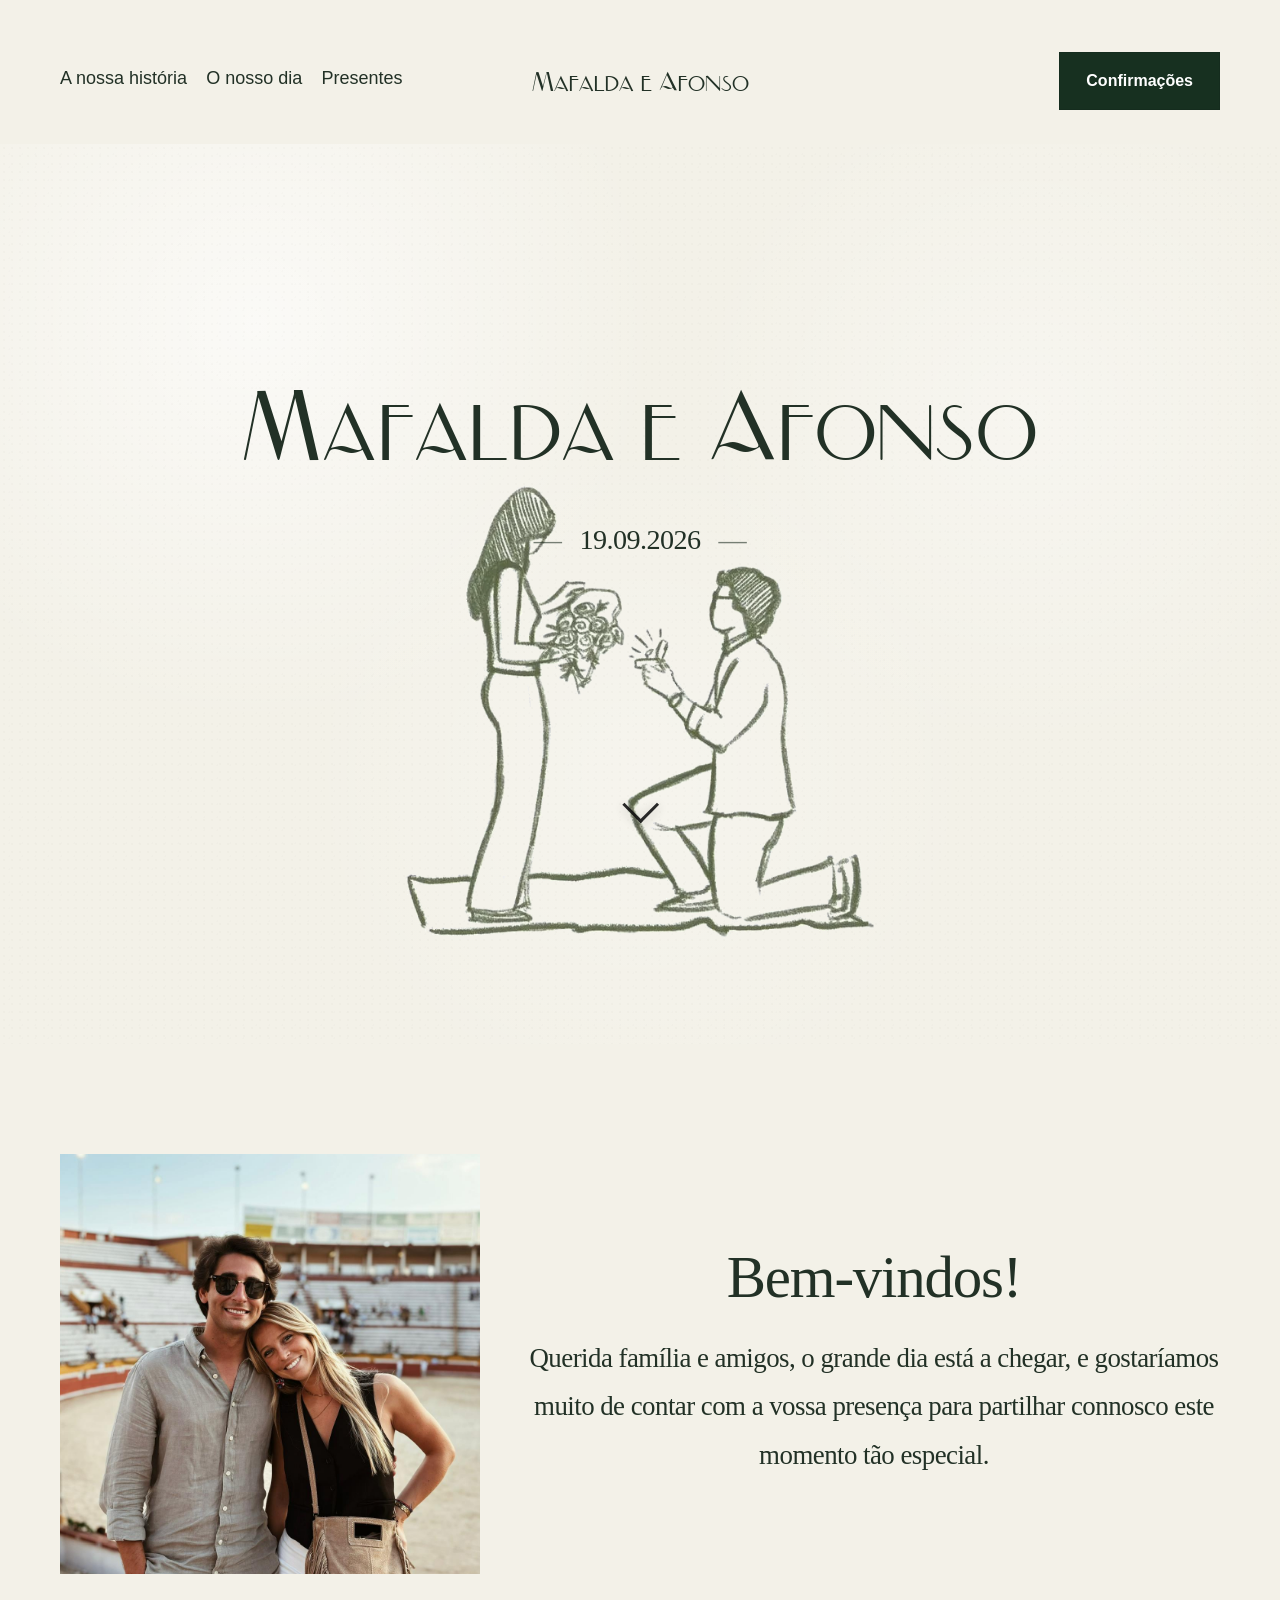
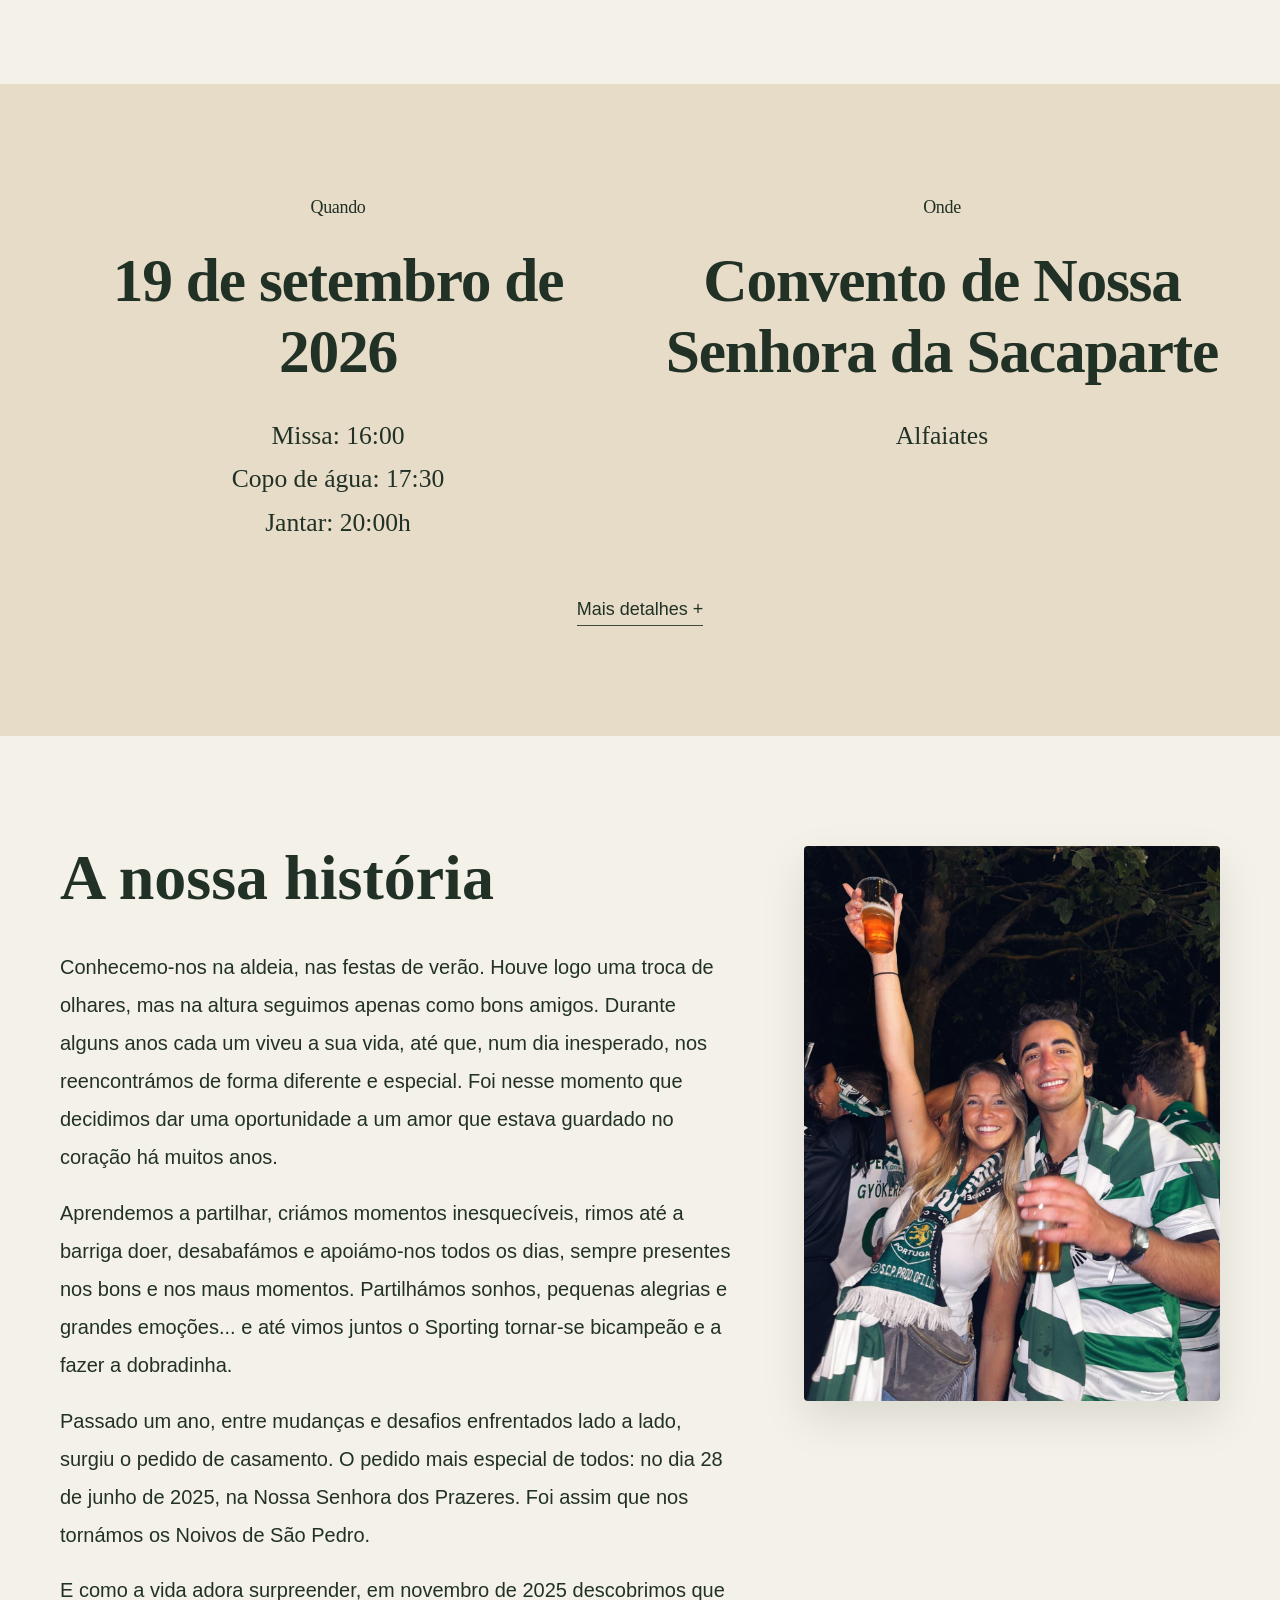
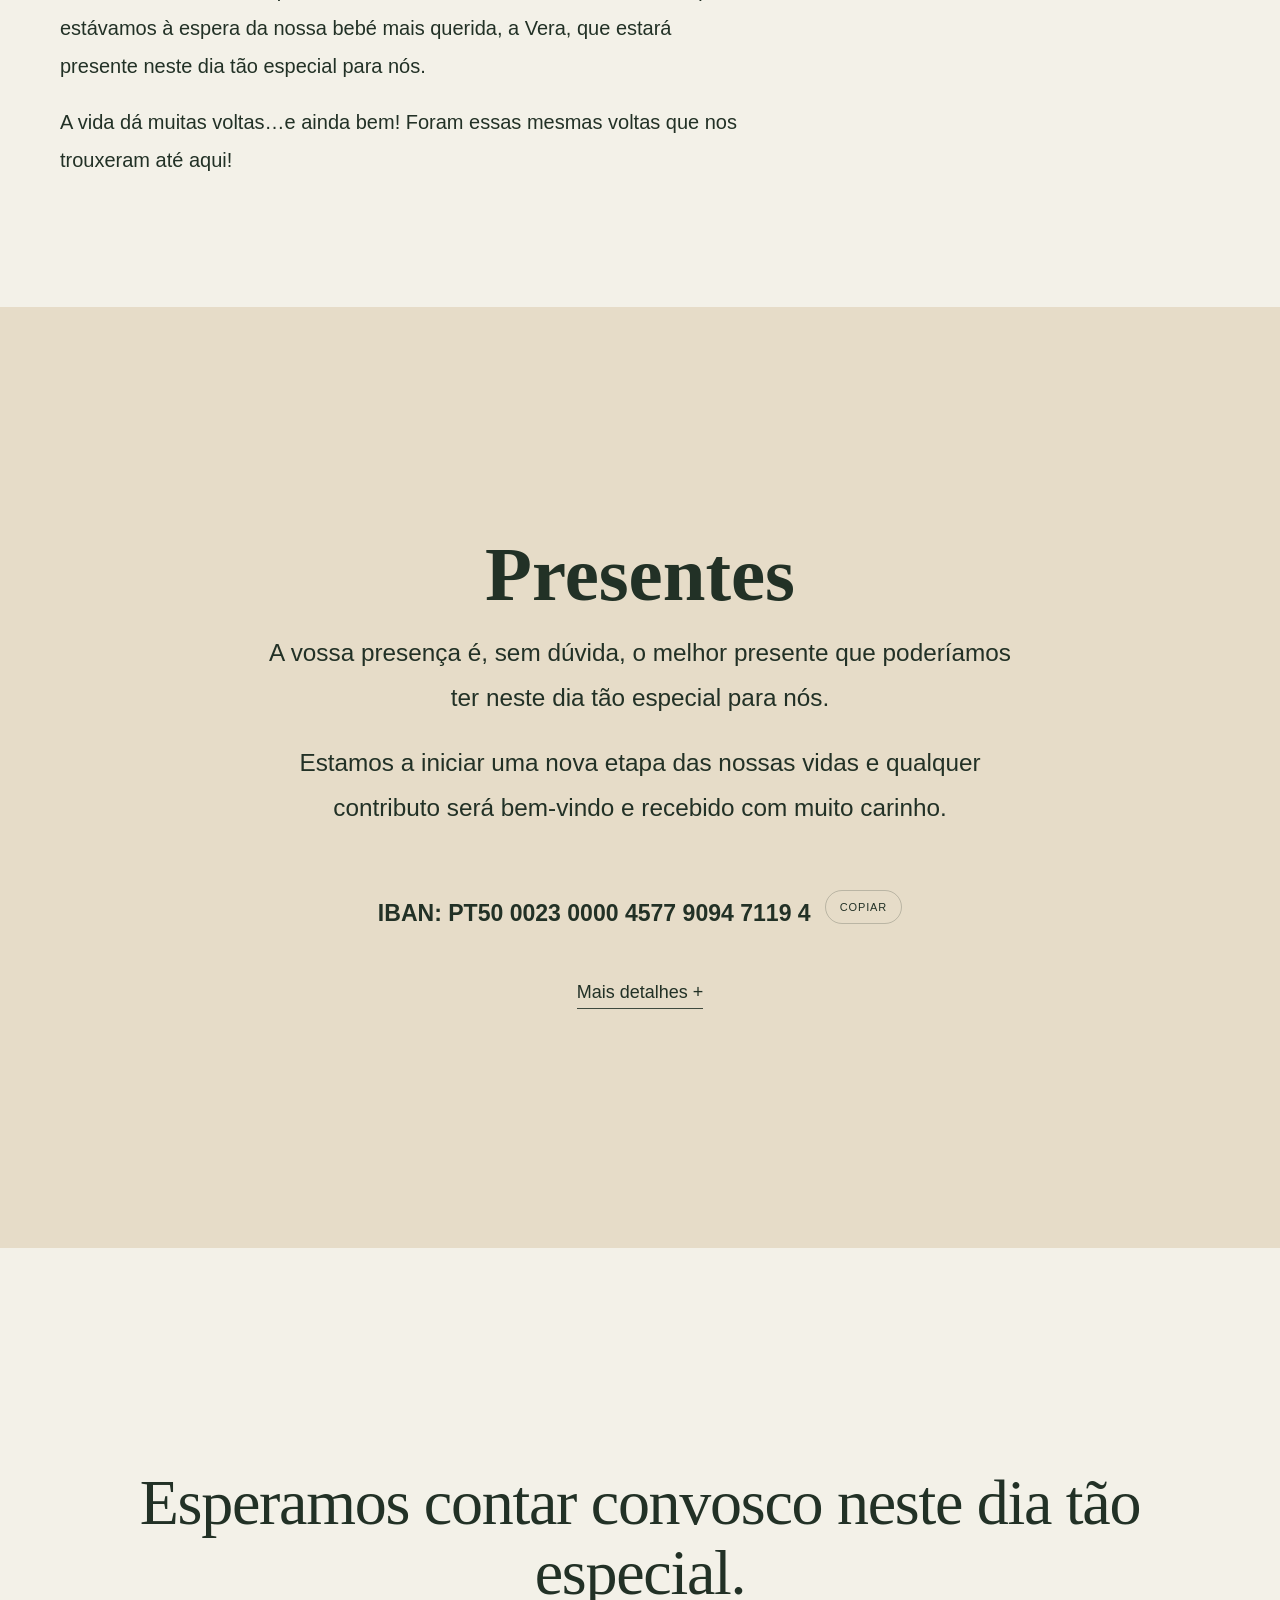
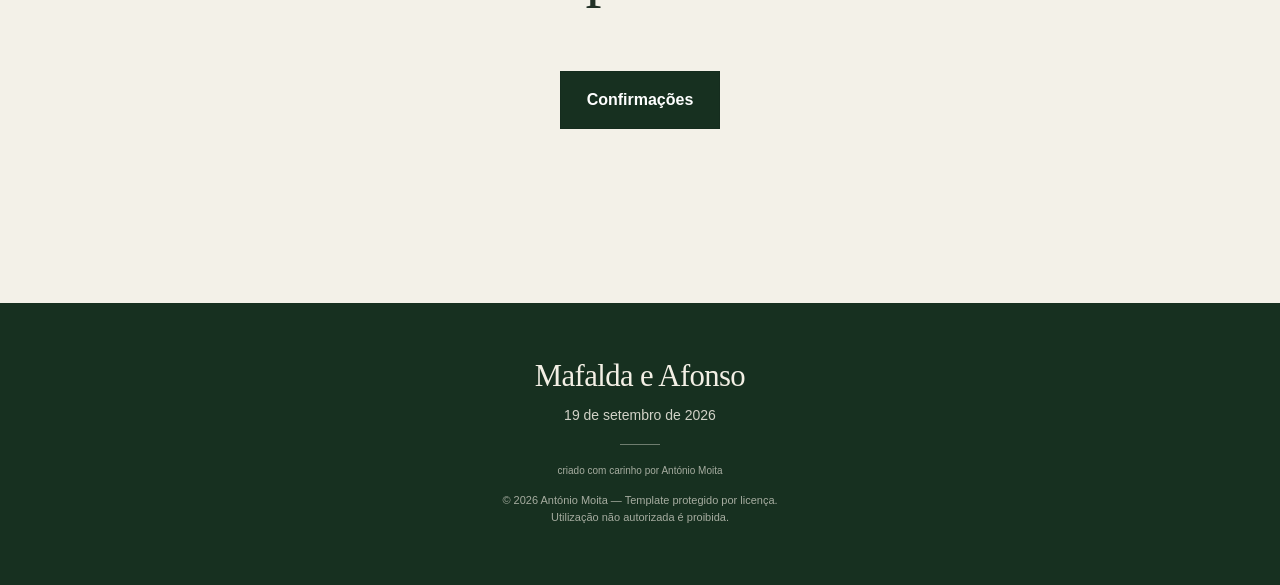
<file: index.html>
<!DOCTYPE html>
<html lang="pt">
<head>
  <meta charset="UTF-8">
  <meta name="viewport" content="width=device-width, initial-scale=1">
  <title>Mafalda e Afonso</title>
  <link rel="stylesheet" href="assets/css/main.css">
  <script src="assets/js/favicon.js"></script>

  <meta name="description" content="Mafalda e Afonso — 19 de setembro de 2026. Todas as informações sobre o nosso casamento, cerimónia, presentes e confirmações.">
  <link rel="canonical" href="https://ammoita.github.io/mafaldaeafonso/">

  <meta property="og:locale" content="pt_PT">
  <meta property="og:type" content="website">
  <meta property="og:title" content="Mafalda e Afonso">
  <meta property="og:description" content="19 de setembro de 2026 — todas as informações sobre o casamento, cerimónia, presentes e confirmações.">
  <meta property="og:url" content="https://ammoita.github.io/mafaldaeafonso/">
  <meta property="og:site_name" content="Mafalda e Afonso">

  <meta property="og:image" content="https://ammoita.github.io/mafaldaeafonso/assets/img/mafalda-afonso6-clean.png">
  <meta property="og:image:secure_url" content="https://ammoita.github.io/mafaldaeafonso/assets/img/mafalda-afonso6-clean.png">
  <meta property="og:image:type" content="image/png">
  <meta property="og:image:alt" content="Fotografia de Mafalda e Afonso">

  <meta name="twitter:card" content="summary_large_image">
  <meta name="twitter:title" content="Mafalda e Afonso">
  <meta name="twitter:description" content="19 de setembro de 2026 — todas as informações sobre o casamento, cerimónia, presentes e confirmações.">
  <meta name="twitter:image" content="https://ammoita.github.io/mafaldaeafonso/assets/img/mafalda-afonso6-clean.png">

</head>
<body>
  <div class="scroll-progress" aria-hidden="true"></div>

  <div class="page">
    <header class="site-header">
      <div class="header-inner">
        <nav class="main-nav">
          <a href="#historia">A nossa história</a>
          <a href="pages/cerimonia.html">O nosso dia</a>
          <a href="pages/presentes.html">Presentes</a>
        </nav>

        <a class="site-brand nadall" href="index.html">Mafalda e Afonso</a>

        <div class="header-actions">
          <a class="btn" href="pages/confirmacoes.html">Confirmações</a>
        </div>
      </div>
    </header>

    <div class="scroll-hint" aria-hidden="true">
  <span></span>
</div>

    <section class="hero">
  <div class="hero-bg" aria-hidden="true"></div>

  <div class="hero-content container">
        <h1 class="hero-title nadall">Mafalda e Afonso</h1>
        <div class="hero-date serif">19.09.2026</div>
        <div class="hero-scroll-cue" aria-hidden="true">
          <span></span>
        </div>
      </div>
    </section>

    <section class="section">
      <div class="container two-col-intro">
        <div class="portrait reveal-left">
          <img src="assets/img/mafalda-afonso.jpg" alt="Mafalda e Afonso">
        </div>

        <div class="intro-copy reveal-right">
          <h2 class="serif">Bem-vindos!</h2>
          <p>
            Querida família e amigos, o grande dia está a chegar, e gostaríamos muito de contar com a vossa presença
            para partilhar connosco este momento tão especial.
          </p>
        </div>
      </div>
    </section>

    <section class="section alt">
      <div class="container">
        <div class="details-grid">
          <div class="reveal-left">
            <p class="eyebrow serif">Quando</p>
            <h2 class="big-detail-title">19 de setembro de 2026</h2>
            <p class="detail-copy">
              Missa: 16:00<br>
              Copo de água: 17:30<br>
              Jantar: 20:00h
            </p>
          </div>

          <div class="reveal-right">
            <p class="eyebrow serif">Onde</p>
            <h2 class="big-detail-title">Convento de Nossa Senhora da Sacaparte</h2>
            <p class="detail-copy">
              Alfaiates
            </p>
          </div>
        </div>

        <div class="center-link reveal">
          <a class="more-link" href="pages/cerimonia.html">Mais detalhes +</a>
        </div>
      </div>
    </section>

    
    <section class="section" id="historia">
  <div class="container reveal story-layout">
    <div class="story-content">
      <h2>A nossa história</h2>

      <p>
        Conhecemo-nos na aldeia, nas festas de verão. Houve logo uma troca de olhares, mas na altura seguimos apenas como bons amigos.
        Durante alguns anos cada um viveu a sua vida, até que, num dia inesperado, nos reencontrámos de forma diferente e especial.
        Foi nesse momento que decidimos dar uma oportunidade a um amor que estava guardado no coração há muitos anos.
      </p>
      <p>
        Aprendemos a partilhar, criámos momentos inesquecíveis, rimos até a barriga doer, desabafámos e apoiámo-nos todos os dias,
        sempre presentes nos bons e nos maus momentos. Partilhámos sonhos, pequenas alegrias e grandes emoções... e até vimos juntos
        o Sporting tornar-se bicampeão e a fazer a dobradinha.
      </p>
      <p>
        Passado um ano, entre mudanças e desafios enfrentados lado a lado, surgiu o pedido de casamento. O pedido mais especial de todos:
        no dia 28 de junho de 2025, na Nossa Senhora dos Prazeres. Foi assim que nos tornámos os Noivos de São Pedro.
      </p>
      <p>
        E como a vida adora surpreender, em novembro de 2025 descobrimos que estávamos à espera da nossa bebé mais querida, a Vera,
        que estará presente neste dia tão especial para nós.
      </p>
      <p>
        A vida dá muitas voltas…e ainda bem! Foram essas mesmas voltas que nos trouxeram até aqui!
      </p>
    </div>

    <div class="story-side-image">
      <img src="assets/img/mafalda-afonso4.jpg" alt="Mafalda e Afonso">
    </div>
  </div>
</section>


    <section class="section alt">
      <div class="container center-feature reveal">
        <h2>Presentes</h2>
        <p>
          A vossa presença é, sem dúvida, o melhor presente que poderíamos ter neste dia tão especial para nós.
        </p>
        <p>
          Estamos a iniciar uma nova etapa das nossas vidas e qualquer contributo será bem-vindo e recebido com muito carinho.
        </p>

        <div class="iban-row reveal">
          <div class="iban" data-iban="PT50002300004577909471194">
              IBAN: PT50 0023 0000 4577 9094 7119 4
          </div>
        <button class="copy-btn" type="button" onclick="copyIBAN(this)">
         Copiar
        </button>
        </div>

        <a class="more-link" href="pages/presentes.html">Mais detalhes +</a>
      </div>
    </section>

    <section class="section">
      <div class="container final-cta reveal">
        <h2 class="serif">Esperamos contar convosco neste dia tão especial.</h2>
        <a class="btn" href="pages/confirmacoes.html">Confirmações</a>
      </div>
    </section>

<button id="backToTop" aria-label="Voltar ao topo">↑</button>

<script src="assets/js/main.js"></script>
<script>
  loadFooter({
    names: "Mafalda e Afonso",
    date: "19 de setembro de 2026",
    creditName: "António Moita",
    creditLink: ""
  });
</script>

</body>
</html>
</file>
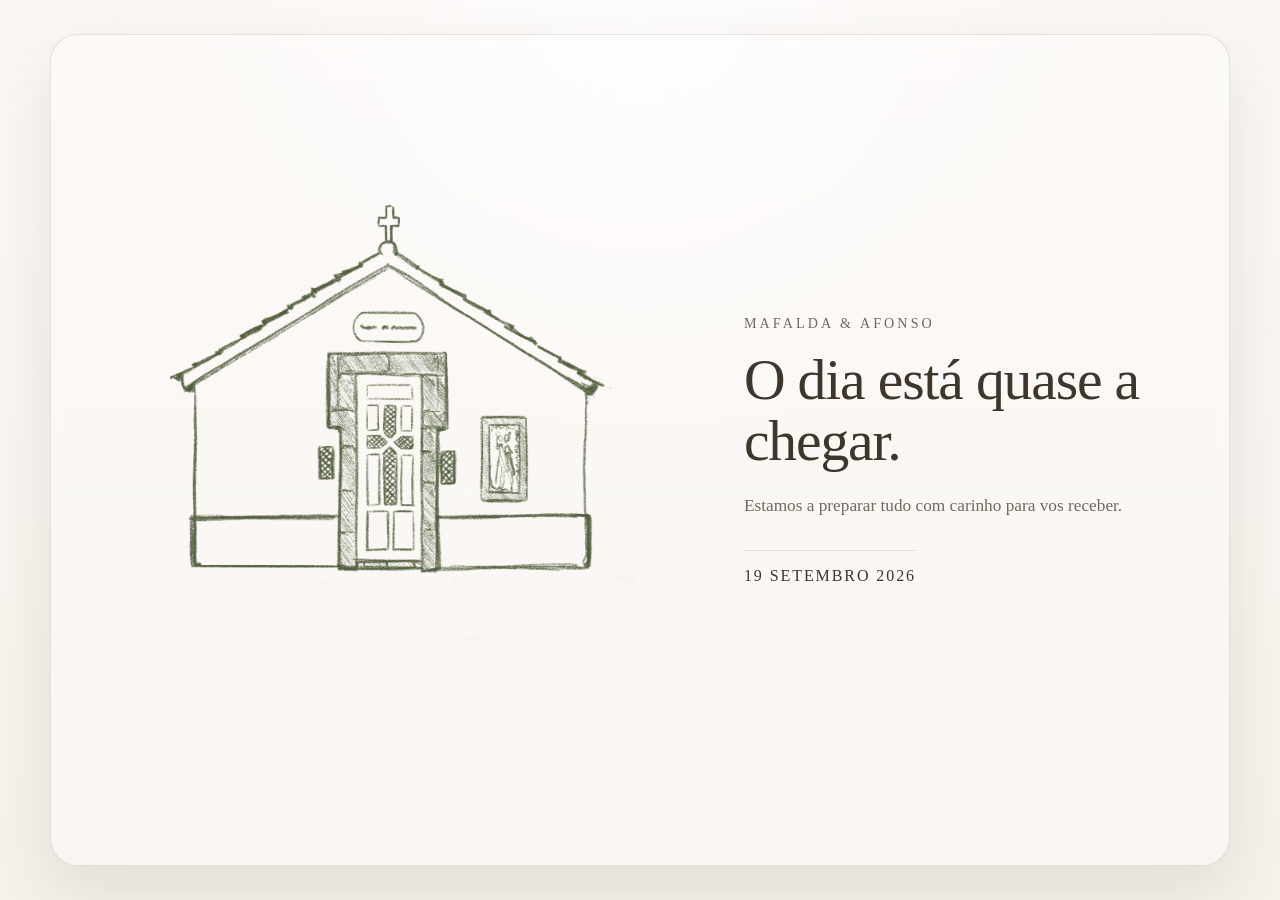
<file: comingsoon/index.html>
<!DOCTYPE html>
<html lang="pt-PT">
<head>
  <meta charset="UTF-8">
  <meta http-equiv="X-UA-Compatible" content="IE=edge">
  <meta name="viewport" content="width=device-width, initial-scale=1.0">

  <title>Mafalda & Afonso — Em breve</title>
  <meta name="description" content="O dia está quase a chegar. Mafalda & Afonso — 19 setembro 2026.">
  <meta name="robots" content="noindex, nofollow, noarchive, nosnippet">
  <meta name="theme-color" content="#f6f1eb">

  <link rel="canonical" href="https://mafaldaeafonso.pt/">
  <link rel="stylesheet" href="assets/css/coming-soon.css">

  <meta property="og:type" content="website">
  <meta property="og:locale" content="pt_PT">
  <meta property="og:site_name" content="Mafalda & Afonso">
  <meta property="og:title" content="Mafalda & Afonso — Em breve">
  <meta property="og:description" content="O dia está quase a chegar. 19 setembro 2026.">
  <meta property="og:url" content="https://mafaldaeafonso.pt/">
  <meta property="og:image" content="https://mafaldaeafonso.pt/assets/img/capela.png">

  <meta name="twitter:card" content="summary_large_image">
  <meta name="twitter:title" content="Mafalda & Afonso — Em breve">
  <meta name="twitter:description" content="O dia está quase a chegar. 19 setembro 2026.">
  <meta name="twitter:image" content="https://mafaldaeafonso.pt/assets/img/capela.png">
</head>
<body>
  <main class="page">
    <section class="hero" aria-labelledby="titulo-coming-soon">
      <div class="hero__image-wrap">
        <img
          src="assets/img/capela.png"
          alt="Capela em ambiente sereno"
          class="hero__image"
        >
      </div>

      <div class="hero__content">
        <p class="eyebrow">Mafalda & Afonso</p>
        <h1 id="titulo-coming-soon">O dia está quase a chegar.</h1>
        <p class="lead">
          Estamos a preparar tudo com carinho para vos receber.
        </p>
        <p class="date">19 setembro 2026</p>
      </div>
    </section>
  </main>
</body>
</html>
</file>
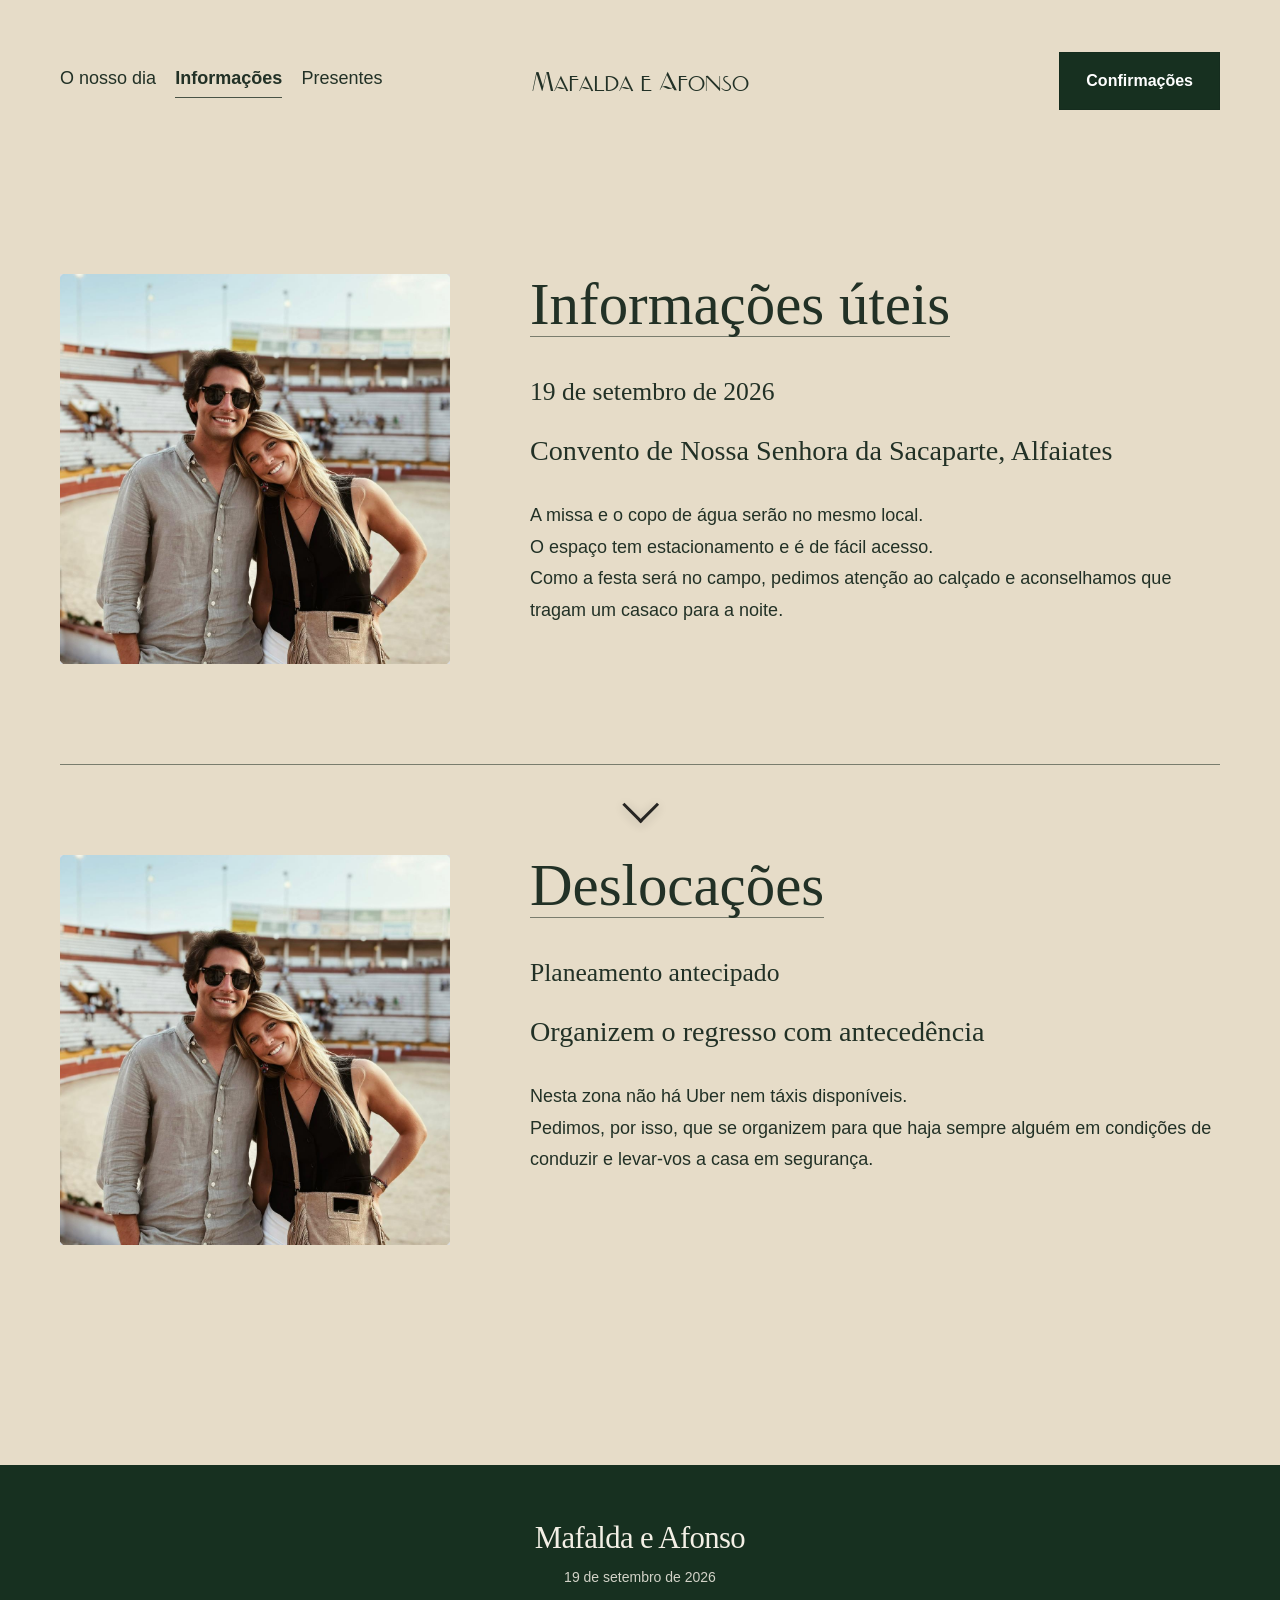
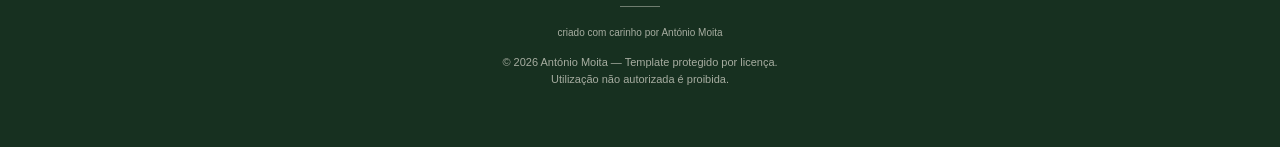
<file: pages/alojamento.html>
<!DOCTYPE html>
<html lang="pt">
<head>
  <meta charset="UTF-8">
  <meta name="viewport" content="width=device-width, initial-scale=1">
  <title>Informações — Mafalda e Afonso</title>
  <link rel="stylesheet" href="../assets/css/main.css">
  <script src="../assets/js/favicon.js"></script>
</head>
<body>
  <div class="scroll-progress" aria-hidden="true"></div>

  <div class="page page-plain">
    <header class="site-header">
      <div class="header-inner">
        <nav class="main-nav">
          <a href="cerimonia.html">O nosso dia</a>
          <a class="active" href="alojamento.html">Informações</a>
          <a href="presentes.html">Presentes</a>
        </nav>

        <a class="site-brand nadall" href="../index.html">Mafalda e Afonso</a>

        <div class="header-actions">
          <a class="btn" href="confirmacoes.html">Confirmações</a>
        </div>
      </div>
    </header>

    <div class="scroll-hint" aria-hidden="true">
  <span></span>
</div>

    <section class="stay-list">
      <div class="container-text">

        <article class="stay-item">
          <div class="stay-media reveal-left">
            <img src="../assets/img/mafalda-afonso.jpg" alt="Mafalda e Afonso">
          </div>

          <div class="stay-copy reveal-right">
            <h2>Informações úteis</h2>
            <div class="meta">19 de setembro de 2026</div>
            <div class="phone">Convento de Nossa Senhora da Sacaparte, Alfaiates</div>
            <p>
              A missa e o copo de água serão no mesmo local.
            </p>
            <p>
              O espaço tem estacionamento e é de fácil acesso.
            </p>
            <p>
              Como a festa será no campo, pedimos atenção ao calçado e aconselhamos que tragam um casaco para a noite.
            </p>
          </div>
        </article>

        <article class="stay-item">
          <div class="stay-media reveal-left">
            <img src="../assets/img/mafalda-afonso.jpg" alt="Detalhe do casal">
          </div>

          <div class="stay-copy reveal-right">
            <h2>Deslocações</h2>
            <div class="meta">Planeamento antecipado</div>
            <div class="phone">Organizem o regresso com antecedência</div>
            <p>
              Nesta zona não há Uber nem táxis disponíveis.
            </p>
            <p>
              Pedimos, por isso, que se organizem para que haja sempre alguém em condições de conduzir e levar-vos a casa em segurança.
            </p>
          </div>
        </article>

      </div>
    </section>
  </div>

  <button id="backToTop" aria-label="Voltar ao topo">↑</button>

  <script src="../assets/js/main.js"></script>
  <script>
    loadFooter({
      names: "Mafalda e Afonso",
      date: "19 de setembro de 2026",
      creditName: "António Moita",
      creditLink: ""
    });
  </script>

</body>
</html>
</file>
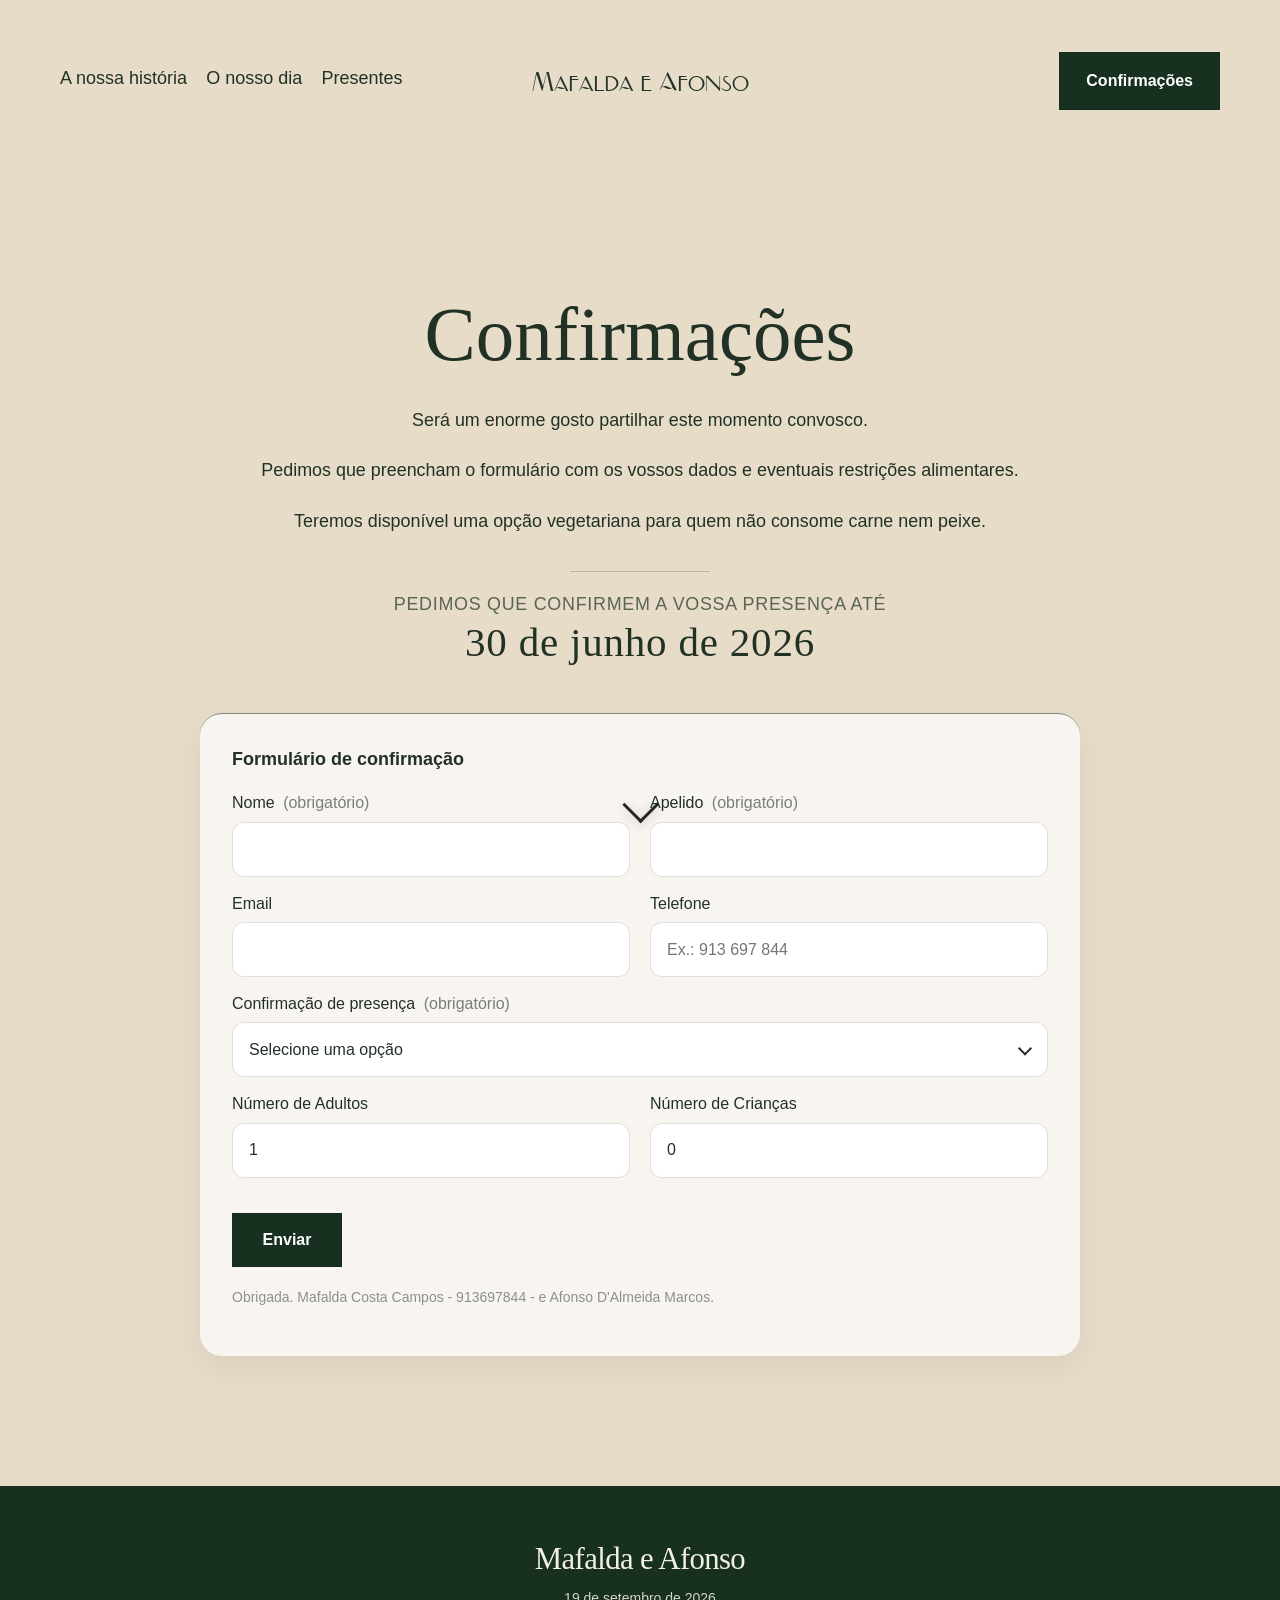
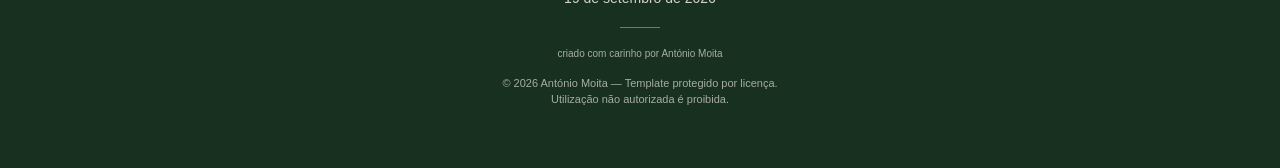
<file: pages/confirmacoes.html>
<!DOCTYPE html>
<html lang="pt">
<head>
  <meta charset="UTF-8">
  <meta name="viewport" content="width=device-width, initial-scale=1">
  <title>Confirmações — Mafalda e Afonso</title>
  <link rel="canonical" href="https://ammoita.github.io/mafaldaeafonso/pages/confirmacoes.html">
  <link rel="stylesheet" href="../assets/css/main.css">
  <script src="../assets/js/favicon.js"></script>
</head>
<body>
  <div class="scroll-progress" aria-hidden="true"></div>

  <div class="page page-plain">
    <header class="site-header">
      <div class="header-inner">
        <nav class="main-nav">
          <a href="../index.html#historia">A nossa história</a>
          <a href="cerimonia.html">O nosso dia</a>
          <a href="presentes.html">Presentes</a>
        </nav>

        <a class="site-brand nadall" href="../index.html">Mafalda e Afonso</a>

        <div class="header-actions">
          <a class="btn active-btn" href="confirmacoes.html">Confirmações</a>
        </div>
      </div>
    </header>

    <div class="scroll-hint" aria-hidden="true">
  <span></span>
</div>

    <section class="confirm-page">
      <div class="container-narrow">
        <div class="confirm-head reveal">
          <h1>Confirmações</h1>
          <p>Será um enorme gosto partilhar este momento convosco.</p>
          <p>Pedimos que preencham o formulário com os vossos dados e eventuais restrições alimentares.</p>
          <p>Teremos disponível uma opção vegetariana para quem não consome carne nem peixe.</p>
          <p class="confirm-deadline-text">Pedimos que confirmem a vossa presença até</p>
           <div class="confirm-date">30 de junho de 2026</div>
        </div>

        <div class="form-wrap reveal">
          <p class="form-section-title">Formulário de confirmação</p>

          <form action="#" method="post" id="wedding-form">
            <div class="form-grid-2">
              <div class="form-field">
                <label for="nome">Nome <span class="req">(obrigatório)</span></label>
                <input class="input" id="nome" name="nome" type="text" required>
              </div>

              <div class="form-field">
                <label for="sobrenome">Apelido <span class="req">(obrigatório)</span></label>
                <input class="input" id="sobrenome" name="sobrenome" type="text" required>
              </div>
            </div>

            <div class="form-grid-2">
              <div class="form-field">
                <label for="email">Email</label>
                <input class="input" id="email" name="email" type="email">
              </div>

              <div class="form-field">
                <label for="telefone">Telefone</label>
                <input class="input" id="telefone" name="telefone" type="tel" placeholder="Ex.: 913 697 844">
              </div>
            </div>

            <div class="form-field">
              <label for="presenca">Confirmação de presença <span class="req">(obrigatório)</span></label>
              <div class="select-wrap">
                <select class="select" id="presenca" name="presenca" required>
                  <option value="">Selecione uma opção</option>
                  <option value="Sim">Sim</option>
                  <option value="Não">Não</option>
                </select>
              </div>
            </div>

            <div id="guest-count-section">
              <div class="form-grid-2">
                <div class="form-field">
                  <label for="adultos">Número de Adultos</label>
                  <input class="input" id="adultos" name="adultos" type="number" min="0" value="1">
                </div>

                <div class="form-field">
                  <label for="criancas">Número de Crianças</label>
                  <input class="input" id="criancas" name="criancas" type="number" min="0" value="0">
                </div>
              </div>

              <div id="adultos-section" class="dynamic-section">
                <div class="dynamic-section-header">
                  <h3>Adultos</h3>
                  <p>Preenche os dados de cada adulto.</p>
                </div>
                <div id="adultos-container"></div>
              </div>

              <div id="criancas-section" class="dynamic-section">
                <div class="dynamic-section-header">
                  <h3>Crianças</h3>
                  <p>Preenche os dados de cada criança.</p>
                </div>
                <div id="criancas-container"></div>
              </div>
            </div>

            <!--
            <div class="form-field">
              <label for="comentarios">Mensagem para os noivos</label>
              <textarea class="textarea" id="comentarios" name="comentarios"></textarea>
            </div>
            -->

            <div class="form-actions">
              <button class="btn small" type="submit">Enviar</button>
            </div>

            <p class="note form-note">
              Obrigada. Mafalda Costa Campos - 913697844 - e Afonso D'Almeida Marcos.
            </p>
          </form>
        </div>
      </div>
    </section>
  </div>

  <button id="backToTop" aria-label="Voltar ao topo">↑</button>

  <script src="../assets/js/main.js"></script>
  <script>
    loadFooter({
      names: "Mafalda e Afonso",
      date: "19 de setembro de 2026",
      creditName: "António Moita",
      creditLink: ""
    });
  </script>
  <script src="../assets/js/form.js"></script>

</body>
</html>
</file>
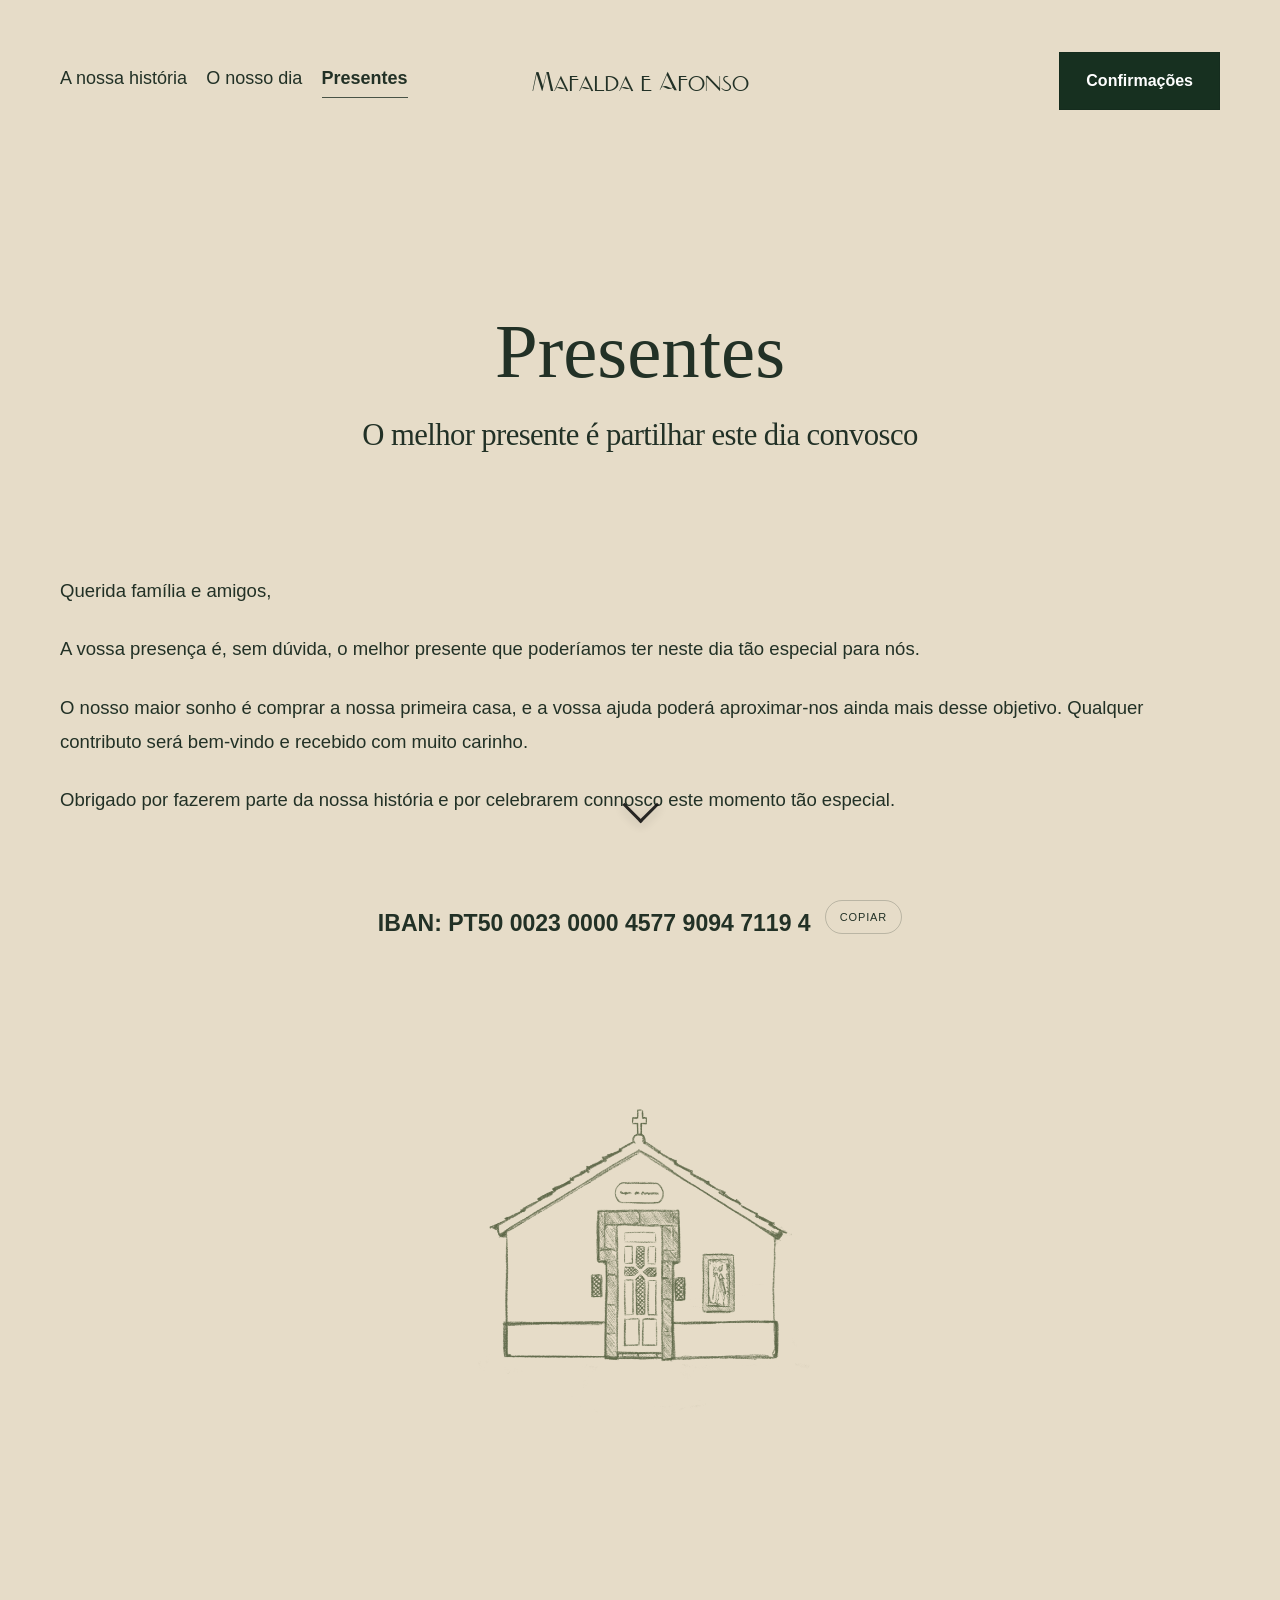
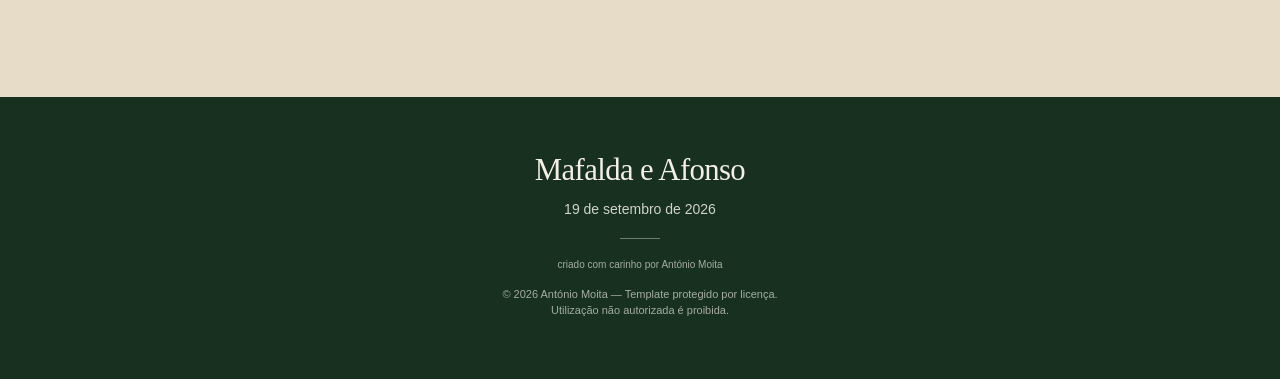
<file: pages/presentes.html>
<!DOCTYPE html>
<html lang="pt">
<head>
  <meta charset="UTF-8">
  <meta name="viewport" content="width=device-width, initial-scale=1">
  <title>Presentes — Mafalda e Afonso</title>
  <link rel="canonical" href="https://ammoita.github.io/mafaldaeafonso/pages/presentes.html">
  <link rel="stylesheet" href="../assets/css/main.css">
  <script src="../assets/js/favicon.js"></script>
</head>
<body>
  <div class="scroll-progress" aria-hidden="true"></div>

  <div class="page page-plain">
    <header class="site-header">
      <div class="header-inner">
        <nav class="main-nav">
          <a href="../index.html#historia">A nossa história</a>
          <a href="cerimonia.html">O nosso dia</a>
          <a class="active" href="presentes.html">Presentes</a>
        </nav>

        <a class="site-brand nadall" href="../index.html">Mafalda e Afonso</a>

        <div class="header-actions">
          <a class="btn" href="confirmacoes.html">Confirmações</a>
        </div>
      </div>
    </header>

    <div class="scroll-hint" aria-hidden="true">
  <span></span>
</div>

    <section class="gifts-page">
      <div class="container-text">
        <div class="gifts-head reveal">
          <h1>Presentes</h1>
          <div class="subtitle serif">O melhor presente é partilhar este dia convosco</div>
        </div>

        <div class="gifts-copy reveal">
          <p>Querida família e amigos,</p>

          <p>
            A vossa presença é, sem dúvida, o melhor presente que poderíamos ter neste dia tão especial para nós.
          </p>

          <p>
            O nosso maior sonho é comprar a nossa primeira casa, e a vossa ajuda poderá aproximar-nos ainda mais desse objetivo. Qualquer contributo será bem-vindo e recebido com muito carinho.
          </p>

          <p>
            Obrigado por fazerem parte da nossa história e por celebrarem connosco este momento tão especial.
          </p>
        </div>

        <div class="iban-row reveal">
          <div class="iban" data-iban="PT50002300004577909471194">
              IBAN: PT50 0023 0000 4577 9094 7119 4
          </div>
        <button class="copy-btn" type="button" onclick="copyIBAN(this)">
         Copiar
        </button>
        </div>

        <div class="gift-graphic reveal">
        <img src="../assets/img/capela.png" alt="Capela">
        </div>

      </div>
    </section>
  </div>

  <button id="backToTop" aria-label="Voltar ao topo">↑</button>

  <script src="../assets/js/main.js"></script>
  <script>
    loadFooter({
      names: "Mafalda e Afonso",
      date: "19 de setembro de 2026",
      creditName: "António Moita",
      creditLink: ""
    });
  </script>

</body>
</html>
</file>
<file: assets/css/main.css>
@font-face{
  font-family:"Nadall";
  src:url("../fonts/NADALL.TTF") format("truetype");
  font-weight:400;
  font-style:normal;
  font-display:swap;
}

:root{
  --bg-main:#f3f1e8;
  --bg-alt:#e6dcc8;
  --text:#223126;
  --button:#173020;
  --button-text:#ffffff;
  --line:rgba(34,49,38,.55);
  --input-bg:#f7f7f7;
  --input-border:#cfcfcf;
  --muted:rgba(34,49,38,.6);

  --container:1440px;
  --container-text:1280px;
  --container-narrow:880px;
  --story-width:1120px;
  --editorial-width:1080px;
  --editorial-copy-width:860px;
}

*,
*::before,
*::after{
  box-sizing:border-box;
}

html{
  scroll-behavior:smooth;
  scroll-padding-top:140px;
}

body{
  margin:0;
  color:var(--text);
  background:var(--bg-main);
  font-family:Arial, Helvetica, sans-serif;
  line-height:1.5;
  overflow-x:hidden;
}

img{
  max-width:100%;
  display:block;
}

iframe{
  display:block;
  max-width:100%;
}

a{
  color:inherit;
  text-decoration:none;
}

.page{
  min-height:100vh;
}

.page-plain{
  background:var(--bg-alt);
}

.container{
  width:min(var(--container), calc(100% - 120px));
  margin:0 auto;
}

.container-narrow{
  width:min(var(--container-narrow), calc(100% - 120px));
  margin:0 auto;
}

.container-text{
  width:min(var(--container-text), calc(100% - 120px));
  margin:0 auto;
}

.serif{
  font-family:Georgia, "Times New Roman", serif;
  font-weight:400;
  letter-spacing:-0.02em;
}

.nadall{
  font-family:"Nadall", Georgia, "Times New Roman", serif;
  font-weight:400;
  letter-spacing:0;
}

/* =========================================================
   Barra de progresso
   ========================================================= */

.scroll-progress{
  position:fixed;
  top:0;
  left:0;
  width:0%;
  height:3px;
  background:var(--button);
  z-index:300;
  pointer-events:none;
}

/* =========================================================
   Header / navegação
   ========================================================= */

.site-header{
  position:sticky;
  top:0;
  z-index:120;
  padding:52px 0 34px;
  transition:
    background-color .3s ease,
    backdrop-filter .3s ease,
    box-shadow .3s ease,
    padding .3s ease;
}

.site-header.is-scrolled{
  background:rgba(243,241,232,.78);
  backdrop-filter:blur(12px);
  box-shadow:0 10px 30px rgba(0,0,0,.05);
  padding:22px 0 18px;
}

.site-header .header-inner{
  width:min(var(--container), calc(100% - 120px));
  margin:0 auto;
  display:grid;
  grid-template-columns:1fr auto 1fr;
  align-items:center;
  gap:20px;
}

.main-nav{
  display:flex;
  gap:1.2rem;
  align-items:center;
  justify-self:start;
  flex-wrap:wrap;
  font-size:18px;
  min-width:0;
}

.main-nav a{
  position:relative;
  padding-bottom:6px;
  min-width:0;
}

.main-nav a::after{
  content:"";
  position:absolute;
  left:0;
  bottom:0;
  width:100%;
  height:1px;
  background:currentColor;
  transform:scaleX(0);
  transform-origin:left;
  transition:transform .35s ease;
  opacity:.8;
}

.main-nav a:hover::after,
.main-nav a:focus-visible::after,
.main-nav a.active::after{
  transform:scaleX(1);
}

.main-nav a.active{
  opacity:1;
  font-weight:600;
}

.site-brand{
  justify-self:center;
  font-size:28px;
  line-height:1;
  text-align:center;
}

.header-actions{
  justify-self:end;
}

/* =========================================================
   Botões
   ========================================================= */

.btn{
  display:inline-flex;
  align-items:center;
  justify-content:center;
  min-width:158px;
  min-height:58px;
  padding:0 26px;
  background:var(--button);
  color:var(--button-text);
  font-size:16px;
  font-weight:600;
  border:1px solid rgba(0,0,0,.08);
  border-radius:0;
  transition:
    transform .22s ease,
    opacity .22s ease,
    box-shadow .22s ease;
}

.btn:hover,
.btn:focus-visible{
  transform:translateY(-2px);
  opacity:.97;
  box-shadow:0 10px 24px rgba(0,0,0,.10);
}

.btn.small{
  min-width:110px;
  min-height:54px;
}

/* =========================================================
   Hero
   ========================================================= */

.hero{
  position:relative;
  overflow:hidden;
  min-height:100vh;
  display:flex;
  align-items:flex-start;
  justify-content:center;
  padding:10rem 1.5rem 3rem;
  background:
    radial-gradient(circle at 20% 20%, rgba(255,255,255,.65), transparent 32%),
    radial-gradient(circle at 80% 30%, rgba(255,255,255,.35), transparent 28%),
    radial-gradient(circle at 50% 70%, rgba(255,255,255,.25), transparent 38%),
    linear-gradient(rgba(243,241,232,.9), rgba(243,241,232,.94));
}

.hero::before{
  content:"";
  position:absolute;
  inset:0;
  background-image:
    radial-gradient(rgba(120,120,100,.06) 1px, transparent 1px),
    radial-gradient(rgba(120,120,100,.035) 1px, transparent 1px);
  background-size:8px 8px, 13px 13px;
  background-position:0 0, 3px 4px;
  opacity:.45;
  pointer-events:none;
}

.leaf-ornament{
  --leaf-parallax:0px;
  position:absolute;
  left:50%;
  top:-10px;
  transform:translateX(-50%) translateY(var(--leaf-parallax));
  width:min(520px, 36vw);
  opacity:.72;
  pointer-events:none;
  will-change:transform, opacity;
  animation:
    heroFadeUp 1.2s .2s both,
    leafFloat 7s ease-in-out 1.4s infinite;
}

.leaf-ornament svg{
  width:100%;
  height:auto;
  display:block;
}

.hero-bg{
  position:absolute;
  inset:0;
  z-index:0;
  background-image:image-set(
    url("../img/mafalda-afonso5-clean.webp") type("image/webp"),
    url("../img/mafalda-afonso5-clean.png") type("image/png")
  );
  background-repeat:no-repeat;
  background-position:center calc(64% + var(--hero-parallax, 0px));
  background-size:min(980px, 88vw);
  opacity:.92;
  pointer-events:none;
}

.hero-content{
  position:relative;
  z-index:2;
  text-align:center;
  width:100%;
  padding-top:7vh;
}

.hero-title{
  margin:0;
  font-size:clamp(72px, 9vw, 126px);
  line-height:.95;
  opacity:0;
  transform:translateY(24px);
  animation:heroFadeUp 1s .15s forwards;
}

.hero-title.nadall{
  line-height:1.02;
  letter-spacing:0.01em;
}

.site-brand.nadall{
  font-size:32px;
  line-height:1;
}

.hero-date{
  margin-top:34px;
  font-size:clamp(24px, 2.2vw, 34px);
  opacity:0;
  transform:translateY(24px);
  animation:heroFadeUp 1s .45s forwards;
}

.hero-date::before,
.hero-date::after{
  content:"—";
  display:inline-block;
  margin:0 18px;
  opacity:.6;
}

/* =========================================================
   Secções gerais
   ========================================================= */

.section{
  padding:110px 0;
}

.section.alt{
  background:var(--bg-alt);
}

.page-plain .section-top{
  padding:120px 0 80px;
}

.center-link{
  text-align:center;
}

.more-link{
  display:inline-block;
  margin-top:52px;
  font-size:18px;
  padding-bottom:3px;
  position:relative;
}

.more-link::after{
  content:"";
  position:absolute;
  left:0;
  bottom:0;
  width:100%;
  height:1px;
  background:currentColor;
  transform:scaleX(1);
  transform-origin:left;
  transition:transform .35s ease, opacity .35s ease;
  opacity:.85;
}

.more-link:hover::after,
.more-link:focus-visible::after{
  transform:scaleX(.72);
  opacity:1;
}

/* =========================================================
   Home
   ========================================================= */

.two-col-intro{
  display:grid;
  grid-template-columns:420px 1fr;
  gap:3rem;
  align-items:center;
}

.portrait{
  width:100%;
  aspect-ratio:1/1;
  overflow:hidden;
  background:#ddd;
}

.portrait img{
  width:100%;
  height:100%;
  object-fit:cover;
  transform:scale(1.02);
  transition:transform 1.2s ease;
  border-radius:4px;
}

.portrait:hover img{
  transform:scale(1.06);
}

.intro-copy{
  text-align:center;
  max-width:760px;
  margin:0 auto;
}

.intro-copy h2{
  margin:0 0 26px;
  font-size:clamp(42px, 4.6vw, 72px);
  line-height:1.02;
}

.intro-copy p{
  margin:0 auto;
  font-size:clamp(24px, 2.1vw, 31px);
  line-height:1.8;
  font-family:Georgia, "Times New Roman", serif;
  letter-spacing:-0.02em;
}

.details-grid{
  display:grid;
  grid-template-columns:1fr 1fr;
  gap:3rem;
  align-items:start;
  text-align:center;
}

.eyebrow{
  margin:0 0 24px;
  font-size:18px;
  font-family:Georgia, "Times New Roman", serif;
}

.big-detail-title{
  margin:0 0 .45em;
  font-size:clamp(42px, 4.8vw, 72px);
  line-height:1.15;
  font-family:Georgia, "Times New Roman", serif;
  letter-spacing:-0.02em;
  overflow-wrap:anywhere;
}

.detail-copy{
  margin:0;
  font-size:clamp(20px, 2vw, 28px);
  line-height:1.7;
  font-family:Georgia, "Times New Roman", serif;
}

.center-feature{
  text-align:center;
  padding:120px 0 130px;
  max-width:860px;
  margin:0 auto;
}

.center-feature h2{
  margin:0 0 1.1rem;
  font-size:clamp(54px, 6vw, 88px);
  line-height:1;
  font-family:Georgia, "Times New Roman", serif;
  overflow-wrap:anywhere;
}

.center-feature p{
  max-width:760px;
  margin:0 auto;
  font-size:clamp(22px, 1.9vw, 26px);
  line-height:1.85;
}

.center-feature p + p{
  margin-top:20px;
}

#historia .center-feature{
  max-width:var(--story-width);
}

#historia .center-feature p{
  max-width:980px;
}

/* =========================================================
   Story / showcase / CTA
   ========================================================= */

.story-block{
  padding:110px 0 70px;
}

.story-text{
  max-width:1500px;
}

.story-text h3{
  margin:0 0 34px;
  font-size:clamp(30px, 2.8vw, 46px);
  font-family:Georgia, "Times New Roman", serif;
  font-weight:400;
}

.story-text p{
  margin:0 0 26px;
  font-size:clamp(18px, 1.35vw, 22px);
  line-height:1.75;
}

.person-showcase{
  padding:40px 0 120px;
  text-align:center;
}

.person-showcase h2{
  margin:0 0 34px;
  font-size:clamp(54px, 5.4vw, 84px);
  line-height:1;
  font-family:Georgia, "Times New Roman", serif;
}

.person-photo{
  width:min(400px, 100%);
  margin:0 auto;
  aspect-ratio:4/5;
  overflow:hidden;
  background:#ddd;
}

.person-photo img{
  width:100%;
  height:100%;
  object-fit:cover;
  transform:scale(1.02);
  transition:transform 1.2s ease;
  border-radius:18px;
}

.person-photo:hover img{
  transform:scale(1.06);
}

.final-cta{
  text-align:center;
  padding:110px 0 64px;
}

.final-cta h2{
  margin:0 0 62px;
  font-size:clamp(44px, 5vw, 74px);
  font-family:Georgia, "Times New Roman", serif;
  font-weight:400;
  line-height:1.1;
  overflow-wrap:anywhere;
}

/* =========================================================
   Página editorial / cerimónia
   ========================================================= */

.editorial-block{
  max-width:var(--editorial-width);
  margin:0 auto;
  padding:60px 0 110px;
}

.editorial-title{
  margin:0 0 .35em;
  font-size:clamp(54px, 6.2vw, 100px);
  line-height:1.08;
  font-family:Georgia, "Times New Roman", serif;
  font-weight:400;
  overflow-wrap:anywhere;
}

.editorial-subtitle{
  margin:0 0 1.4em;
  font-size:clamp(32px, 3.8vw, 66px);
  line-height:1.22;
  font-family:Georgia, "Times New Roman", serif;
  font-weight:400;
  opacity:.9;
  overflow-wrap:anywhere;
}

.editorial-copy{
  max-width:var(--editorial-copy-width);
}

.editorial-copy p{
  margin:0 0 1.15em 0;
  font-size:clamp(18px, 1.35vw, 22px);
  line-height:1.8;
}

.divider{
  width:100%;
  max-width:140px;
  height:1px;
  margin:2.6rem 0;
  background:rgba(0,0,0,.12);
}

.map-image{
  width:min(900px, 100%);
  margin:2rem auto 0;
  overflow:hidden;
  background:#f7f3ee;
  border-radius:22px;
  box-shadow:0 18px 45px rgba(0,0,0,.10);
}

.map-image iframe{
  display:block;
  width:100%;
  min-height:420px;
  border:0;
}

.page-plain .container-text.editorial-block{
  max-width:1120px;
}

.page-plain .editorial-copy{
  max-width:900px;
}

/* layout inicial da página cerimónia em desktop */
.cerimonia-intro{
  display:block;
}

.cerimonia-intro-media{
  margin:40px 0 0;
}

.cerimonia-intro-media img{
  display:block;
  width:100%;
  max-width:500px;
  height:auto;
  margin:0 auto;
  border-radius:4px;
  box-shadow:0 18px 45px rgba(0,0,0,.10);
}

@media (min-width: 1101px){
  .cerimonia-intro{
    display:grid;
    grid-template-columns:minmax(0, 1.2fr) minmax(360px, .8fr);
    gap:clamp(40px, 5vw, 90px);
    align-items:center;
  }

  .cerimonia-intro-copy{
    text-align:left;
  }

  .cerimonia-intro-copy .editorial-copy{
    margin-left:0;
    max-width:760px;
  }

  .cerimonia-intro-copy .editorial-title,
  .cerimonia-intro-copy .editorial-subtitle,
  .cerimonia-intro-copy .editorial-copy p{
    text-align:left;
  }

  .cerimonia-intro-copy .editorial-subtitle{
    margin-bottom:1em;
  }

  .cerimonia-intro-media{
    margin:0;
  }

  .cerimonia-intro-media img{
    max-width:520px;
    margin-left:auto;
  }
}

.cerimonia-intro-media img.no-shadow{
  box-shadow:none;
}

/* =========================================================
   Alojamento / stays
   ========================================================= */

.stay-list{
  padding:90px 0 120px;
}

.stay-item{
  display:grid;
  grid-template-columns:390px 1fr;
  gap:80px;
  align-items:start;
  padding:40px 0 100px;
}

.stay-item + .stay-item{
  border-top:1px solid var(--line);
  padding-top:90px;
}

.stay-media{
  width:100%;
  aspect-ratio:1/1;
  overflow:hidden;
  background:#ddd;
}

.stay-media img{
  width:100%;
  height:100%;
  object-fit:cover;
  transform:scale(1.02);
  transition:transform 1.2s ease;
  border-radius:18px;
}

.stay-media:hover img{
  transform:scale(1.06);
}

.stay-copy h2{
  margin:0 0 26px;
  display:inline-block;
  font-size:clamp(48px, 4.6vw, 66px);
  line-height:1.06;
  font-family:Georgia, "Times New Roman", serif;
  font-weight:400;
  border-bottom:1px solid var(--line);
  overflow-wrap:anywhere;
}

.stay-copy .meta{
  margin:12px 0 20px;
  font-size:clamp(22px, 2vw, 30px);
  font-family:Georgia, "Times New Roman", serif;
  line-height:1.35;
}

.stay-copy .phone{
  margin:0 0 28px;
  font-size:clamp(24px, 2.2vw, 34px);
  font-family:Georgia, "Times New Roman", serif;
}

.stay-copy p{
  max-width:860px;
  margin:0;
  font-size:clamp(18px, 1.4vw, 22px);
  line-height:1.75;
}

/* =========================================================
   Presentes
   ========================================================= */

.gifts-page{
  padding:170px 0 140px;
}

.gifts-head{
  text-align:center;
  margin-bottom:120px;
}

.gifts-head h1{
  margin:0 0 26px;
  font-size:clamp(64px, 6vw, 84px);
  font-family:Georgia, "Times New Roman", serif;
  font-weight:400;
  line-height:1;
  overflow-wrap:anywhere;
}

.gifts-head .subtitle{
  font-size:clamp(30px, 2.4vw, 46px);
  font-family:Georgia, "Times New Roman", serif;
  line-height:1.2;
  overflow-wrap:anywhere;
}

.gifts-copy{
  max-width:1500px;
}

.gifts-copy p{
  margin:0 0 24px;
  font-size:clamp(18px, 1.45vw, 22px);
  line-height:1.85;
}

.iban{
  font-weight:600;
  text-align:center;
  margin-top:70px;
  font-size:clamp(22px, 1.8vw, 32px);
  white-space:nowrap;
  line-height:1.1;
}

.gift-graphic {
  margin-top: 60px;
  text-align: center;
}

.gift-graphic img {
  width: min(420px, 80%);
  height: auto;
  display: block;
  margin: 0 auto;
  opacity: 0.9;
}

/* =========================================================
   Confirmações / formulário
   ========================================================= */

.confirm-page{
  padding:150px 0 130px;
}

.confirm-head{
  text-align:center;
  margin-bottom:2rem;
}

.confirm-head h1{
  margin:0 0 28px;
  font-size:clamp(40px, 6vw, 84px);
  font-family:Georgia, "Times New Roman", serif;
  font-weight:400;
  line-height:1.08;
  overflow-wrap:anywhere;
  word-break:normal;
}

.confirm-head p{
  margin:0 0 .7rem;
  font-size:clamp(17px, 1.4vw, 22px);
  line-height:1.75;
}

.confirm-date{
  margin-top:0;
  margin-bottom:3rem;
  font-size:clamp(26px, 3.2vw, 48px);
  line-height:1.1;
  font-family:Georgia, "Times New Roman", serif;
  font-weight:500;
  letter-spacing:.02em;
}

.form-wrap{
  border-top:1px solid var(--line);
  border-radius:22px;
  padding:2rem;
  background:rgba(255,255,255,.72);
  box-shadow:0 12px 35px rgba(0,0,0,.06);
  backdrop-filter:blur(2px);
}

.form-section-title{
  margin:0 0 1.2rem;
  font-size:18px;
  font-weight:600;
  overflow-wrap:anywhere;
}

.form-grid-2{
  display:grid;
  grid-template-columns:1fr 1fr;
  gap:1rem 1.25rem;
}

.form-grid-3{
  display:grid;
  grid-template-columns:1fr 1fr 1.2fr;
  gap:1rem 1.25rem;
}

.form-field{
  margin-bottom:1rem;
  min-width:0;
}

.form-field label{
  display:block;
  margin-bottom:.45rem;
  font-size:16px;
  line-height:1.4;
}

.form-field .req{
  color:var(--muted);
  margin-left:4px;
}

.input,
.select,
.textarea{
  width:100%;
  border:1px solid rgba(0,0,0,.12);
  background:#fff;
  color:var(--text);
  padding:.9rem 1rem;
  font-size:16px;
  font:inherit;
  outline:none;
  border-radius:12px;
  appearance:none;
  box-sizing:border-box;
  transition:border-color .2s ease, box-shadow .2s ease, background-color .2s ease;
}

.input,
.select{
  min-height:52px;
}

.textarea{
  min-height:150px;
  resize:vertical;
  font-family:inherit;
}

.input:focus,
.select:focus,
.textarea:focus{
  border-color:rgba(80,110,70,.5);
  box-shadow:0 0 0 4px rgba(127,154,99,.12);
  background:#fff;
}

.select-wrap{
  position:relative;
}

.select-wrap::after{
  content:"";
  position:absolute;
  right:18px;
  top:50%;
  width:10px;
  height:10px;
  border-right:2px solid var(--text);
  border-bottom:2px solid var(--text);
  transform:translateY(-65%) rotate(45deg);
  pointer-events:none;
}

.form-actions{
  margin-top:1.2rem;
}

.note{
  color:var(--muted);
  font-size:14px;
}

.form-note{
  margin-top:1.2rem;
  line-height:1.7;
  opacity:.85;
  overflow-wrap:anywhere;
}

#guest-count-section{
  margin-bottom:1rem;
}

.dynamic-section{
  margin-top:1.5rem;
  padding:1.25rem;
  background:rgba(255,255,255,.65);
  border:1px solid rgba(34,49,38,.10);
  border-radius:16px;
}

.dynamic-section-header{
  margin-bottom:1rem;
}

.dynamic-section-header h3{
  margin:0 0 .35rem 0;
  font-size:22px;
  font-family:Georgia, "Times New Roman", serif;
  font-weight:400;
  color:var(--text);
  overflow-wrap:anywhere;
}

.dynamic-section-header p{
  margin:0;
  color:var(--muted);
  font-size:15px;
  line-height:1.6;
}

.guest-row{
  padding:1rem;
  margin-bottom:1rem;
  background:#ffffff;
  border:1px solid rgba(34,49,38,.08);
  border-radius:14px;
}

.guest-row:last-child{
  margin-bottom:0;
}

.guest-row-title{
  margin-bottom:.9rem;
  font-size:15px;
  font-weight:600;
  color:var(--text);
  opacity:.9;
  overflow-wrap:anywhere;
}

/* =========================================================
   Footer
   ========================================================= */

.site-footer{
  background:var(--button);
  color:#f3efe5;
  text-align:center;
  padding:50px 20px 60px;
}

.site-footer .footer-main{
  font-size:clamp(28px, 2.4vw, 40px);
  font-family:Georgia, "Times New Roman", serif;
}

.site-footer .footer-date{
  margin-top:6px;
  font-size:14px;
  opacity:.85;
}

.site-footer .footer-divider{
  width:40px;
  height:1px;
  background:rgba(243,239,229,0.4);
  margin:18px auto;
}

.site-footer .footer-credit{
  font-size:10px;
  opacity:.65;
}

.site-footer .footer-credit a{
  color:inherit;
  text-decoration:none;
}

/* =========================================================
   Back to top
   ========================================================= */

#backToTop{
  position:fixed;
  right:20px;
  bottom:20px;
  width:46px;
  height:46px;
  background:var(--button);
  color:var(--button-text);
  border:0;
  border-radius:999px;
  cursor:pointer;
  font-size:20px;
  line-height:1;
  display:flex;
  align-items:center;
  justify-content:center;
  box-shadow:0 10px 30px rgba(0,0,0,.14);
  opacity:0;
  visibility:hidden;
  transform:translateY(8px);
  transition:opacity .25s ease, transform .25s ease, visibility .25s ease;
  z-index:999;
}

#backToTop:hover{
  transform:translateY(-4px);
  box-shadow:0 8px 20px rgba(0,0,0,.15);
}

#backToTop.show{
  opacity:1;
  visibility:visible;
  transform:translateY(0);
}

/* =========================================================
   Feedback formulário
   ========================================================= */

.form-success-box{
  display:none;
  position:fixed;
  bottom:20px;
  left:50%;
  transform:translateX(-50%);
  background:var(--button);
  color:#f3efe5;
  padding:18px 28px;
  border-radius:12px;
  font-size:16px;
  font-weight:600;
  box-shadow:0 6px 18px rgba(0,0,0,0.15);
  z-index:500;
  text-align:center;
  max-width:90%;
}

.form-modal{
  display:none;
  position:fixed;
  inset:0;
  width:100%;
  height:100%;
  background:rgba(245,240,220,0.7);
  justify-content:center;
  align-items:center;
  z-index:1000;
}

.form-modal-content{
  background:#fff6e5;
  padding:2rem;
  border-radius:10px;
  max-width:400px;
  width:90%;
  box-shadow:0 5px 15px rgba(0,0,0,0.3);
  text-align:center;
}

#form-modal-close{
  margin-top:1rem;
  cursor:pointer;
}

.form-modal-close:hover{
  color:#555;
}

#form-modal-message{
  font-size:18px;
  line-height:1.4;
  color:#223126;
  margin-top:12px;
}

/* =========================================================
   Reveal animations
   ========================================================= */

.reveal,
.reveal-left,
.reveal-right{
  opacity:0;
  transition:
    opacity .8s ease,
    transform .8s ease;
  will-change:opacity, transform;
}

.reveal{
  transform:translateY(34px);
}

.reveal-left{
  transform:translateX(-36px);
}

.reveal-right{
  transform:translateX(36px);
}

.reveal.is-visible,
.reveal-left.is-visible,
.reveal-right.is-visible{
  opacity:1;
  transform:translate(0, 0);
}

/* =========================================================
   Acessibilidade
   ========================================================= */

a:focus-visible,
button:focus-visible,
input:focus-visible,
select:focus-visible,
textarea:focus-visible{
  outline:2px solid rgba(34,49,38,.45);
  outline-offset:3px;
}

/* =========================================================
   Keyframes
   ========================================================= */

@keyframes heroFadeUp{
  from{
    opacity:0;
    transform:translateY(24px);
  }
  to{
    opacity:1;
    transform:translateY(0);
  }
}

@keyframes heroFadeIn{
  from{
    opacity:0;
  }
  to{
    opacity:1;
  }
}

@keyframes leafFloat{
  0%, 100%{
    transform:translateX(-50%) translateY(var(--leaf-parallax));
  }
  50%{
    transform:translateX(-50%) translateY(calc(var(--leaf-parallax) + 10px));
  }
}

@keyframes scrollCue{
  0%, 100%{
    transform:scaleY(.65);
    opacity:.45;
  }
  50%{
    transform:scaleY(1);
    opacity:1;
  }
}

/* =========================================================
   Responsive
   ========================================================= */

@media (max-width: 1100px){
  .site-header .header-inner{
    grid-template-columns:1fr;
    gap:24px;
  }

  .main-nav,
  .site-brand,
  .header-actions{
    justify-self:center;
  }

  .two-col-intro,
  .stay-item,
  .details-grid{
    grid-template-columns:1fr;
    gap:40px;
  }

  .intro-copy{
    max-width:none;
  }

  .portrait{
    max-width:520px;
    margin:0 auto;
  }

  .stay-media{
    max-width:520px;
  }

  #historia .center-feature{
    max-width:920px;
  }

  .page-plain .container-text.editorial-block{
    max-width:960px;
  }
}

@media (max-width: 980px){
  .two-col-intro,
  .details-grid,
  .form-grid-2,
  .form-grid-3{
    grid-template-columns:1fr;
  }

  .two-col-intro,
  .details-grid{
    gap:2rem;
  }

 .two-col-intro .intro-copy{
    order:1;
  }

  .two-col-intro .portrait{
    order:2;
  }  
}

@media (max-width: 780px){
  html{
    scroll-padding-top:120px;
  }

  .container,
  .container-narrow,
  .container-text,
  .site-header .header-inner{
    width:calc(100% - 44px);
  }

  .site-header{
    padding:28px 0 22px;
  }

  .site-header.is-scrolled{
    padding:16px 0 14px;
  }

  .main-nav{
    justify-content:center;
    gap:16px 22px;
    font-size:16px;
  }

  .site-brand{
    font-size:24px;
  }

  .btn{
    min-width:132px;
    min-height:52px;
  }

  .hero{
    min-height:100svh;
    padding-top:1.25rem;
    padding-bottom:1rem;
    align-items:flex-start;
  }

  .hero-content{
    padding-top:12vh;
  }

  .hero-bg{
    background-image:url("../img/mafalda-afonso6-clean.webp");
    background-size:min(760px, 138vw);
    background-position:center calc(74% + var(--hero-parallax, 0px));
  }

  .hero-title{
    font-size:clamp(52px, 12vw, 72px);
  }

  .hero-date{
    font-size:clamp(20px, 5vw, 28px);
    margin-top:18px;
  }

  .section,
  .center-feature,
  .story-block,
  .person-showcase,
  .stay-list,
  .gifts-page,
  .confirm-page{
    padding-top:80px;
    padding-bottom:80px;
  }

  .page-plain .section-top{
    padding-top:80px;
    padding-bottom:60px;
  }

  .editorial-block{
    padding:30px 0 70px;
  }

  .editorial-title{
    line-height:1.12;
  }

  .editorial-subtitle{
    line-height:1.2;
  }

  .editorial-copy p,
  .detail-copy,
  .intro-copy p,
  .center-feature p,
  .confirm-head p{
    line-height:1.75;
  }

  .form-wrap{
    padding:1.25rem;
    border-radius:18px;
  }

  .dynamic-section{
    padding:1rem;
    border-radius:14px;
  }

  .guest-row{
    padding:.9rem;
  }

  .dynamic-section-header h3{
    font-size:20px;
  }

  .map-image iframe{
    min-height:340px;
  }

  .hero-date::before,
  .hero-date::after{
    margin:0 10px;
  }

  .leaf-ornament{
    width:min(520px, 54vw);
  }

  .site-footer{
    padding:40px 20px 45px;
  }

  .site-footer .footer-main{
    font-size:clamp(22px, 6vw, 28px);
  }

  .site-footer .footer-date{
    font-size:13px;
  }

  .site-footer .footer-divider{
    margin:14px auto;
  }

  .site-footer .footer-credit{
    font-size:10px;
  }

  #backToTop{
    right:14px;
    bottom:14px;
    width:42px;
    height:42px;
  }
}

@media (max-width: 600px){
  .form-success-box{
    font-size:14px;
    padding:14px 20px;
  }
}

@media (max-width: 560px){
  .main-nav{
    gap:.8rem;
  }

  .form-wrap{
    padding:1rem;
  }

  .map-image iframe{
    min-height:280px;
  }

  .confirm-head h1{
    font-size:clamp(34px, 10vw, 42px);
  }

.confirm-deadline-text{
  margin-top:0;
  margin-bottom:.25rem;
  padding-top:.95rem;
  font-size:0.95rem;
  letter-spacing:.04em;
  text-transform:uppercase;
  opacity:.7;
  line-height:1.35;
}

.confirm-head p + .confirm-deadline-text{
  margin-top:1.7rem;
}

.confirm-date{
  margin-top:0;
  margin-bottom:2.4rem;
  font-size:clamp(22px, 6vw, 30px);
  line-height:1.1;
  font-family:Georgia, "Times New Roman", serif;
  font-weight:500;
  letter-spacing:.02em;
}

  .editorial-title{
    font-size:clamp(38px, 11vw, 52px);
  }

  .editorial-subtitle{
    font-size:clamp(24px, 7vw, 34px);
  }

  .big-detail-title{
    font-size:clamp(32px, 9vw, 42px);
  }

  .center-feature h2{
    font-size:clamp(40px, 10vw, 56px);
  }

  .hero-content{
    padding-top:10vh;
  }

  .hero-bg{
    background-image:url("../img/mafalda-afonso6-clean.webp");
    background-size:min(820px, 155vw);
    background-position:center calc(76% + var(--hero-parallax, 0px));
  }
}

@media (prefers-reduced-motion: reduce){
  html{
    scroll-behavior:auto;
  }

  *,
  *::before,
  *::after{
    animation:none !important;
    transition:none !important;
  }

  .reveal,
  .reveal-left,
  .reveal-right,
  .hero-title,
  .hero-date{
    opacity:1 !important;
    transform:none !important;
  }

  .leaf-ornament{
    transform:translateX(-50%) !important;
  }

  .scroll-progress{
    display:none;
  }
}

/* =========================================================
   História - layout desktop mais largo
   ========================================================= */

#historia .story-layout{
  display:grid;
  grid-template-columns:minmax(0, 1.55fr) minmax(320px, 0.95fr);
  gap:clamp(36px, 5vw, 90px);
  align-items:start;
  max-width:min(1500px, calc(100vw - 120px));
}

#historia .story-content{
  text-align:left;
  max-width:none;
}

#historia .story-content h2{
  margin:0 0 2.4rem;
  font-size:clamp(54px, 5vw, 84px);
  line-height:1;
  font-family:Georgia, "Times New Roman", serif;
}

#historia .story-content p{
  margin:0 0 1.1rem;
  max-width:none;
  font-size:clamp(20px, 1.35vw, 26px);
  line-height:1.9;
}

#historia .story-side-image{
  position:sticky;
  top:140px;
  align-self:start;
}

#historia .story-side-image img{
  width:100%;
  max-width:520px;
  margin-left:auto;
  border-radius:4px;
  height:auto;
  object-fit:cover;
  box-shadow:0 18px 45px rgba(0,0,0,.10);
}

@media (max-width: 1100px){
  #historia .story-layout{
    grid-template-columns:1fr;
    max-width:none;
  }

  #historia .story-content{
    text-align:center;
  }

  #historia .story-content p{
    max-width:900px;
    margin-left:auto;
    margin-right:auto;
  }

  #historia .story-side-image{
    position:static;
  }

  #historia .story-side-image img{
    max-width:420px;
    margin:20px auto 0;
  }
}

@media (max-width: 780px){
  #historia .story-content h2{
    font-size:clamp(40px, 10vw, 58px);
  }

  #historia .story-content p{
    font-size:clamp(18px, 4.6vw, 22px);
    line-height:1.8;
  }
}

.confirm-deadline-text{
  margin-top:0;
  margin-bottom:.35rem;
  padding-top:1.1rem;
  font-size:0.95rem;
  letter-spacing:.04em;
  text-transform:uppercase;
  opacity:.7;
  position:relative;
  line-height:1.35;
}

.confirm-head p + .confirm-deadline-text{
  margin-top:2.1rem;
}

.confirm-deadline-text::before{
  content:"";
  position:absolute;
  top:0;
  left:50%;
  transform:translateX(-50%);
  width:140px;
  height:1px;
  background:rgba(0,0,0,0.25);
}

.confirm-head p{
  margin-bottom:1.2rem;
}

.confirm-head p:last-of-type{
  margin-bottom:0;
}

/* =========================================================
   Scroll hint
   ========================================================= */

.scroll-hint{
  position:fixed;
  bottom:36px;
  left:50%;
  transform:translateX(-50%);
  width:clamp(48px, 4vw, 72px);
  height:clamp(72px, 5vw, 96px);
  opacity:.9;
  pointer-events:none;
  transition:
    opacity .6s ease,
    transform .6s cubic-bezier(.22,.61,.36,1),
    filter .6s ease;
  z-index:50;
  color:#111;
  filter:drop-shadow(0 2px 6px rgba(0,0,0,0.25));
}

.scroll-hint span{
  display:block;
  width:100%;
  height:100%;
  position:relative;
}

.scroll-hint span::after{
  content:"";
  position:absolute;
  left:50%;
  top:0;
  width:clamp(18px, 2vw, 26px);
  height:clamp(18px, 2vw, 26px);
  border-left:3px solid currentColor;
  border-bottom:3px solid currentColor;
  transform:translateX(-50%) rotate(-45deg);
  animation:scrollHint 2.2s ease-in-out infinite;
}

.scroll-hint.is-hidden{
  opacity:0;
  transform:translate(-50%, 16px);
}

@keyframes scrollHint{
  0%{
    opacity:0;
    transform:translate(-50%, -10px) rotate(-45deg);
  }
  40%{
    opacity:1;
  }
  70%{
    opacity:1;
  }
  100%{
    opacity:0;
    transform:translate(-50%, 18px) rotate(-45deg);
  }
}

/* =========================================================
   Botão Copiar IBAN
   ========================================================= */

.iban-row{
  display:flex;
  justify-content:center;
  align-items:flex-end;
  gap:14px;
  flex-wrap:nowrap;
  width:100%;
}

.iban-row .iban{
  margin-top:70px;
  margin-bottom:0;
  white-space:nowrap;
  line-height:1.1;
  flex:0 1 auto;
}

.copy-btn{
  appearance:none;
  -webkit-appearance:none;
  display:inline-flex;
  align-items:center;
  justify-content:center;
  flex:0 0 auto;

  height:34px;
  padding:0 14px;
  margin:0 0 2px;

  border:1px solid rgba(34,49,38,.22);
  border-radius:999px;
  background:transparent;
  color:var(--text);

  font-family:Arial, Helvetica, sans-serif;
  font-size:11px;
  font-weight:400;
  line-height:1;
  letter-spacing:.08em;
  text-transform:uppercase;

  cursor:pointer;
  transition:
    background-color .22s ease,
    border-color .22s ease,
    transform .22s ease,
    opacity .22s ease;
}

.copy-btn:hover{
  background:rgba(34,49,38,.05);
  border-color:rgba(34,49,38,.36);
}

.copy-btn:active{
  transform:translateY(1px);
}

.copy-btn:disabled{
  opacity:.65;
  cursor:default;
}

@media (max-width: 640px){
  .iban-row{
    flex-direction: column;
    align-items: center;
    gap:10px;
  }

  .iban-row .iban{
    font-size:clamp(15px, 3.7vw, 22px);
  }

  .copy-btn{
    height:30px;
    padding:0 11px;
    margin:0;
    margin-bottom:1px;
    font-size:10px;
  }
}

/* =========================================================
   Botões calendário
   ========================================================= */

.calendar-actions{
  display:flex;
  flex-wrap:wrap;
  gap:12px;
  margin-top:28px;
  align-items:center;
}

.calendar-btn{
  appearance:none;
  -webkit-appearance:none;
  display:inline-flex;
  align-items:center;
  justify-content:center;
  flex:0 0 auto;

  min-height:34px;
  padding:0 14px;

  border:1px solid rgba(34,49,38,.22);
  border-radius:999px;
  background:transparent;
  color:var(--text);

  font-family:Arial, Helvetica, sans-serif;
  font-size:11px;
  font-weight:400;
  line-height:1;
  letter-spacing:.08em;
  text-transform:uppercase;

  cursor:pointer;
  transition:
    background-color .22s ease,
    border-color .22s ease,
    transform .22s ease,
    opacity .22s ease;
}

.calendar-btn:hover,
.calendar-btn:focus-visible{
  background:rgba(34,49,38,.05);
  border-color:rgba(34,49,38,.36);
}

.calendar-btn:active{
  transform:translateY(1px);
}

@media (max-width: 640px){
  .calendar-actions{
    justify-content:center;
    gap:10px;
  }

  .calendar-btn{
    min-height:30px;
    padding:0 11px;
    font-size:10px;
  }
}

.footer-license{
  margin-top:14px;
  font-size:11px;
  opacity:.65;
  line-height:1.5;
}

/* =========================================================
   Página TESTE — versão simplificada numa só página
   ========================================================= */

.page-teste .site-header.is-scrolled{
  background:rgba(243,241,232,.92);
}

.teste-hero{
  min-height:100dvh;
  padding-top:0;
  padding-bottom:0;
  align-items:stretch;
}

.teste-hero .hero-content{
  min-height:100vh;
  display:flex;
  flex-direction:column;
  align-items:center;
  justify-content:flex-start;
  padding-top:clamp(128px, 16vh, 190px);
  padding-bottom:clamp(110px, 15vh, 170px);
}

.teste-hero-actions{
  display:flex;
  justify-content:center;
  gap:14px;
  flex-wrap:wrap;
  margin-top:auto;
}

.btn-light{
  background:rgba(255,255,255,.72);
  color:var(--text);
  border-color:rgba(34,49,38,.22);
}

.teste-resumo .details-grid{
  margin-bottom:34px;
}

.teste-actions-row{
  display:flex;
  justify-content:center;
  align-items:center;
  flex-wrap:wrap;
  gap:12px;
  margin-top:36px;
}

.teste-info .editorial-block{
  padding-top:90px;
  padding-bottom:90px;
}

.deslocacoes-copy{
  max-width:var(--editorial-copy-width);
}

.deslocacoes-copy h2{
  margin:0 0 .45em;
  font-size:clamp(34px, 4vw, 58px);
  line-height:1.08;
  font-family:Georgia, "Times New Roman", serif;
  font-weight:400;
}

.deslocacoes-copy p{
  margin:0 0 1.15em 0;
  font-size:clamp(18px, 1.35vw, 22px);
  line-height:1.8;
}

.teste-historia .story-layout{
  padding-top:80px;
  padding-bottom:80px;
}

.confirm-section-alt{
  background:var(--bg-alt);
}

.confirm-section-alt .form-wrap{
  background:rgba(255,255,255,.72);
}

@media (max-width: 760px){
  html{
    scroll-padding-top:96px;
  }

  .teste-header .header-inner{
    grid-template-columns:1fr;
    gap:12px;
    text-align:center;
  }

  .teste-header .main-nav,
  .teste-header .header-actions,
  .teste-header .site-brand{
    justify-self:center;
  }

  .teste-header .main-nav{
    justify-content:center;
    font-size:15px;
    gap:14px;
  }

  .teste-hero{
    min-height:100svh;
    padding-top:0;
    padding-bottom:0;
  }

  .teste-hero .hero-content{
    min-height:100svh;
    padding-top:clamp(116px, 18vh, 150px);
    padding-bottom:clamp(92px, 16vh, 132px);
  }

  .teste-hero-actions{
    width:100%;
  }

  .teste-hero-actions .btn{
    width:min(100%, 300px);
  }

  .teste-actions-row .calendar-btn{
    width:100%;
    min-height:42px;
  }
}

@media (max-width: 760px) and (max-height: 740px){

  .teste-hero .hero-content{
    padding-top: clamp(60px, 8vh, 90px);
    padding-bottom: clamp(40px, 8vh, 80px);
  }

  .teste-hero .hero-bg{
    background-size: min(650px, 120vw);
    background-position: center 85%;
  }

}

@media (max-height: 650px){

  .teste-hero .hero-bg{
    opacity: 0.85;
  }

  .teste-hero .hero-content h1{
    font-size: clamp(28px, 6vw, 40px);
  }

}
</file>
<file: comingsoon/assets/css/coming-soon.css>
:root {
  --bg: #f6f1eb;
  --bg-soft: rgba(255, 255, 255, 0.34);
  --text: #3e352d;
  --muted: #74675d;
  --line: rgba(62, 53, 45, 0.12);
  --shadow: 0 24px 60px rgba(58, 45, 35, 0.10);
  --radius-lg: 28px;
  --radius-md: 18px;
  --max-width: 1180px;
}

*,
*::before,
*::after {
  box-sizing: border-box;
}

html {
  font-size: 16px;
}

body {
  margin: 0;
  min-height: 100vh;
  font-family: Georgia, "Times New Roman", serif;
  color: var(--text);
  background:
    radial-gradient(circle at top, rgba(255, 255, 255, 0.75), transparent 40%),
    linear-gradient(180deg, #fbf7f3 0%, var(--bg) 100%);
}

img {
  display: block;
  max-width: 100%;
  height: auto;
}

.page {
  min-height: 100vh;
  display: grid;
  place-items: center;
  padding: 32px 20px;
}

.hero {
  width: min(100%, var(--max-width));
  display: grid;
  grid-template-columns: 1.15fr 0.85fr;
  align-items: center;
  gap: 48px;
  padding: 32px;
  border: 1px solid var(--line);
  border-radius: var(--radius-lg);
  background: var(--bg-soft);
  backdrop-filter: blur(6px);
  box-shadow: var(--shadow);
}

.hero__image-wrap {
  display: flex;
  justify-content: center;
  align-items: center;
}

.hero__image {
  width: 100%;
  max-width: 720px;
  aspect-ratio: 4 / 5;
  object-fit: cover;
  object-position: center center;
  border-radius: var(--radius-md);
  box-shadow: none;
}

.hero__content {
  max-width: 420px;
  text-align: left;
}

.eyebrow {
  margin: 0 0 18px;
  font-size: 0.88rem;
  letter-spacing: 0.22em;
  text-transform: uppercase;
  color: var(--muted);
}

h1 {
  margin: 0;
  font-size: clamp(2.3rem, 4.5vw, 4.5rem);
  line-height: 1.05;
  font-weight: 400;
  letter-spacing: -0.02em;
}

.lead {
  margin: 20px 0 0;
  font-size: 1.08rem;
  line-height: 1.75;
  color: var(--muted);
}

.date {
  display: inline-block;
  margin: 28px 0 0;
  padding-top: 16px;
  border-top: 1px solid var(--line);
  font-size: 1rem;
  letter-spacing: 0.12em;
  text-transform: uppercase;
  color: var(--text);
}

@media (max-width: 980px) {
  .hero {
    grid-template-columns: 1fr;
    gap: 28px;
    padding: 22px;
  }

  .hero__content {
    max-width: none;
    text-align: center;
  }

  .hero__image {
    max-width: 560px;
    margin: 0 auto;
  }

  .date {
    margin-top: 24px;
  }
}

@media (max-width: 640px) {
  .page {
    padding: 16px;
  }

  .hero {
    padding: 16px;
    border-radius: 22px;
  }

  .hero__image {
    aspect-ratio: auto;
  }

  .eyebrow {
    font-size: 0.8rem;
  }

  .lead {
    font-size: 1rem;
    line-height: 1.65;
  }

  .date {
    font-size: 0.92rem;
    letter-spacing: 0.10em;
  }
}
</file>
